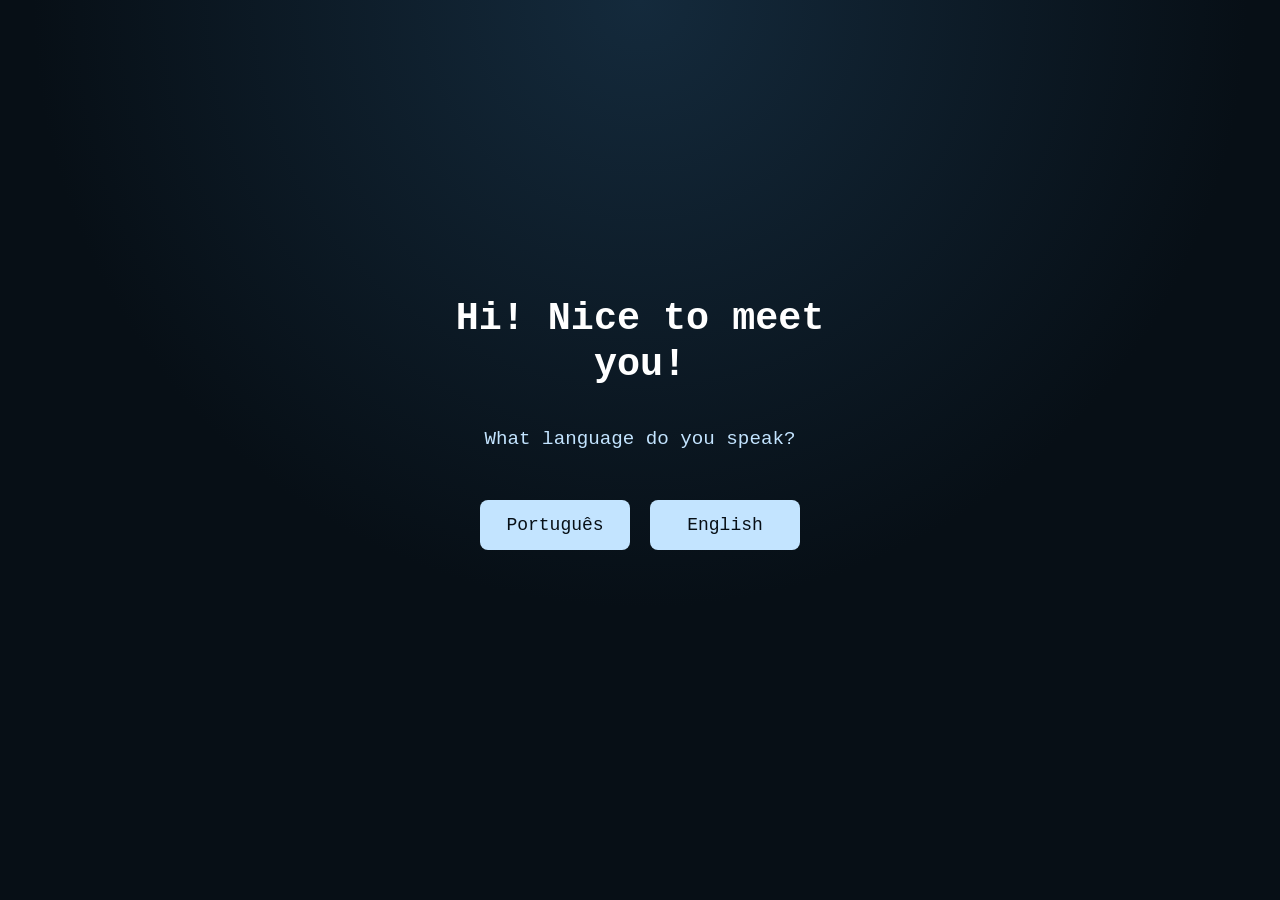
<file: index.html>
<!DOCTYPE html>
<html lang="en">
<head>
    <meta charset="UTF-8">
    <meta name="viewport" content="width=device-width, initial-scale=1.0">
    <meta name="description" content="Choose a language to view Milene Santos's portfolio.">
    <title>Milene Santos</title>
    <link rel="stylesheet" href="./styles/languageStyle.css">
</head>
<body>
    <main>
        <section id="languageContainer" aria-labelledby="textoLanguage">
            <h1 id="textoLanguage">Hi! Nice to meet you!</h1>
            <p id="languagePrompt">What language do you speak?</p>

            <fieldset id="buttonLanguageContainer" aria-describedby="languagePrompt">
                <legend class="visuallyHidden">Choose your language</legend>
                <button class="buttonLanguage" type="button" data-lang="pt">Português</button>
                <button class="buttonLanguage" type="button" data-lang="en">English</button>
            </fieldset>
            <p id="languageStatus" role="status" aria-live="polite"></p>
        </section>
    </main>

    <script src="./script.js" defer></script>
</body>
</html>
</file>
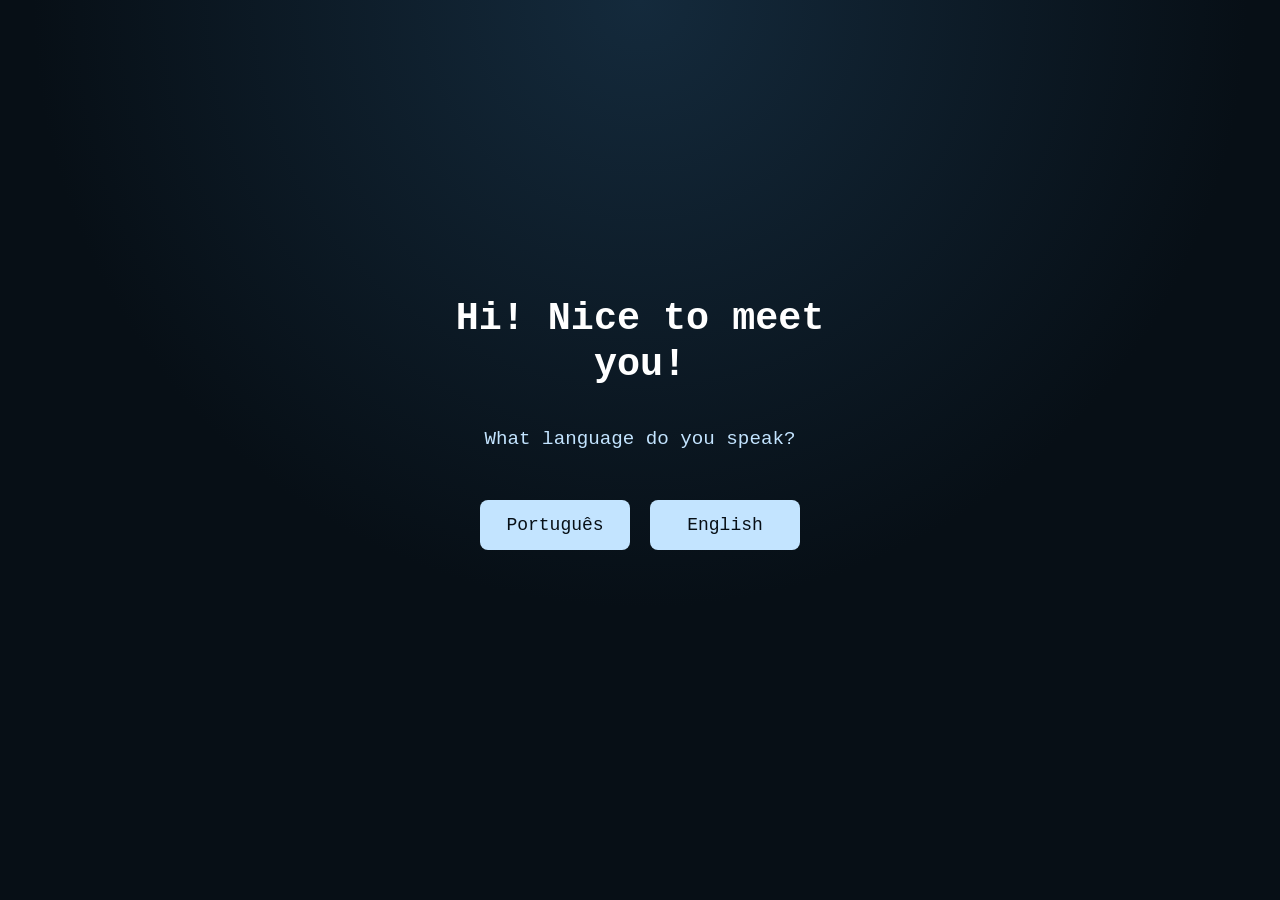
<file: language.html>
<!DOCTYPE html>
<html lang="en">
<head>
    <meta charset="UTF-8">
    <meta name="viewport" content="width=device-width, initial-scale=1.0">
    <meta name="description" content="Escolha o idioma para acessar o portfólio de Milene Santos.">
    <title>Milene Santos</title>
    <link rel="stylesheet" href="./styles/languageStyle.css">
</head>
<body>
    <main>
        <section id="languageContainer" aria-labelledby="textoLanguage">
            <h1 id="textoLanguage">Hi! Nice to meet you!</h1>
            <p id="languagePrompt">What language do you speak?</p>

            <fieldset id="buttonLanguageContainer" aria-describedby="languagePrompt">
                <legend class="visuallyHidden">Choose your language</legend>
                <button class="buttonLanguage" type="button" data-lang="pt">Português</button>
                <button class="buttonLanguage" type="button" data-lang="en">English</button>
            </fieldset>
            <p id="languageStatus" role="status" aria-live="polite"></p>
        </section>
    </main>

    <script src="./script.js" defer></script>
</body>
</html>
</file>
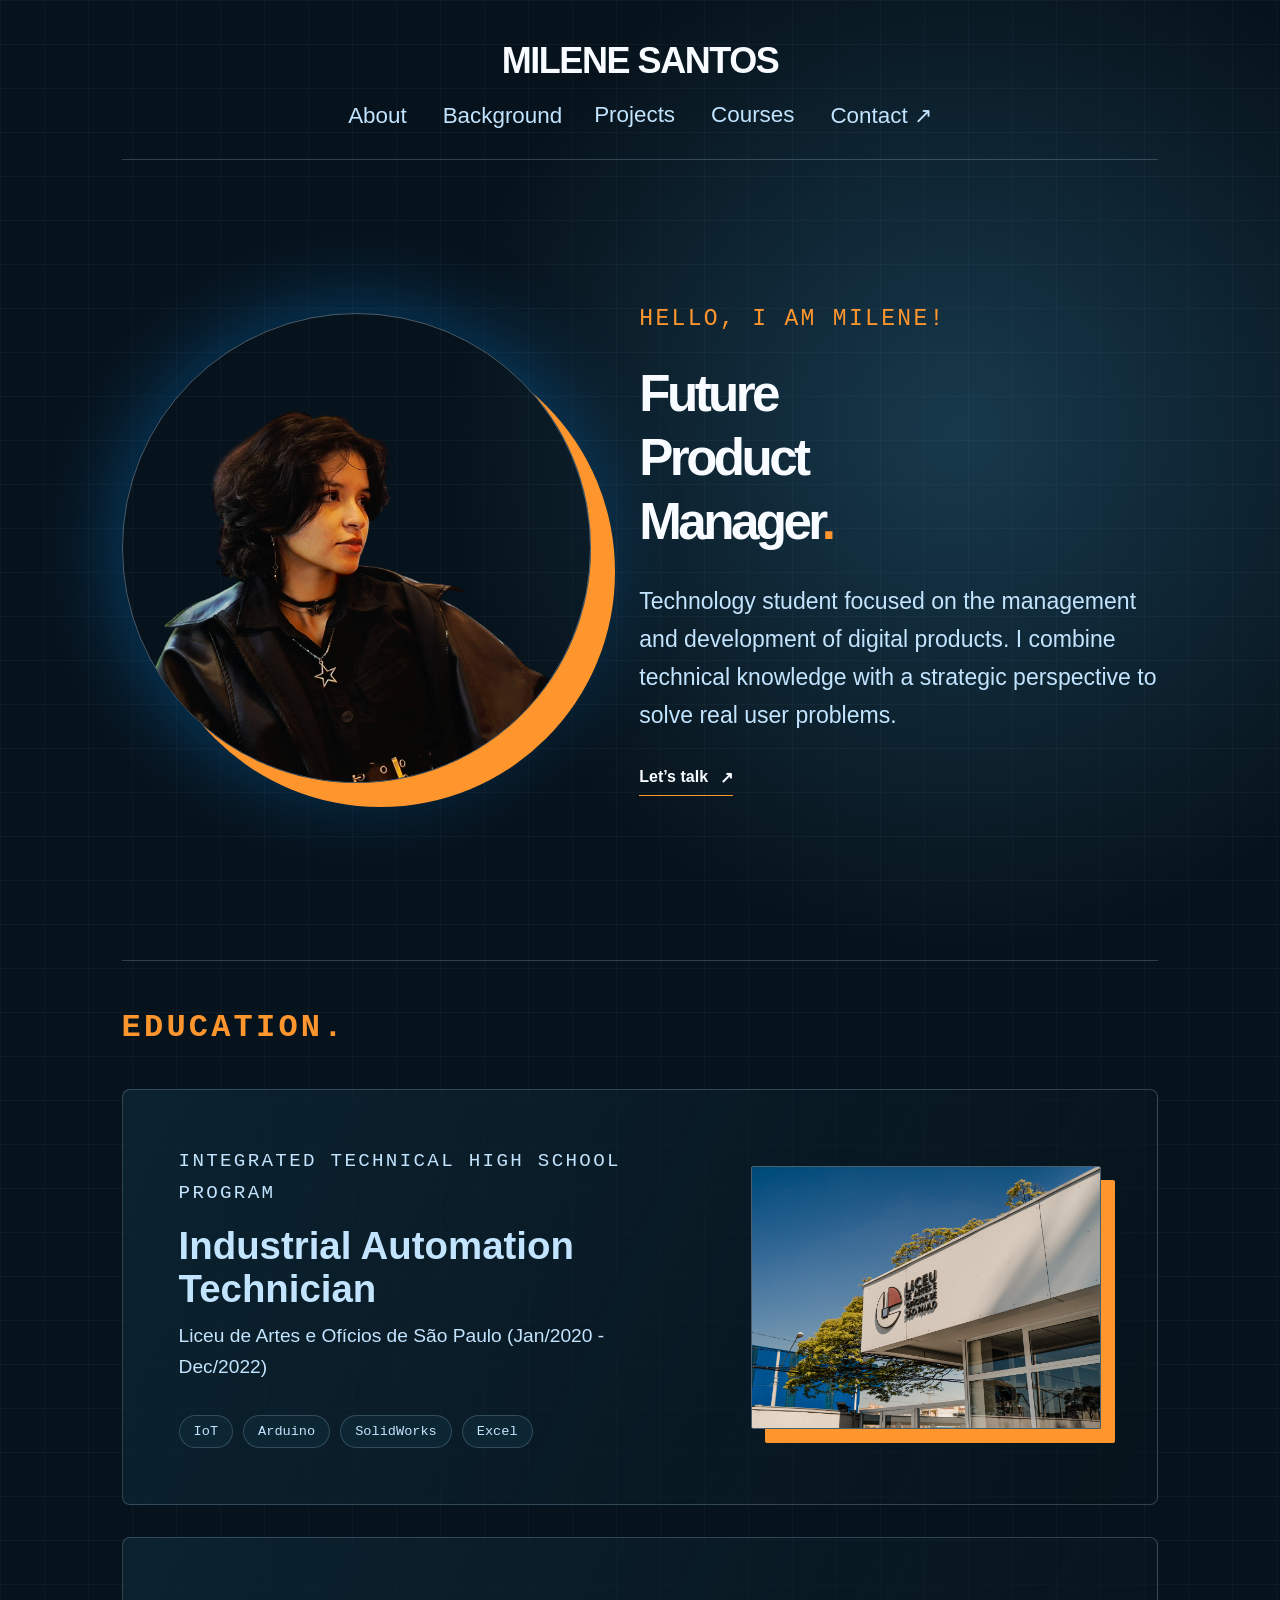
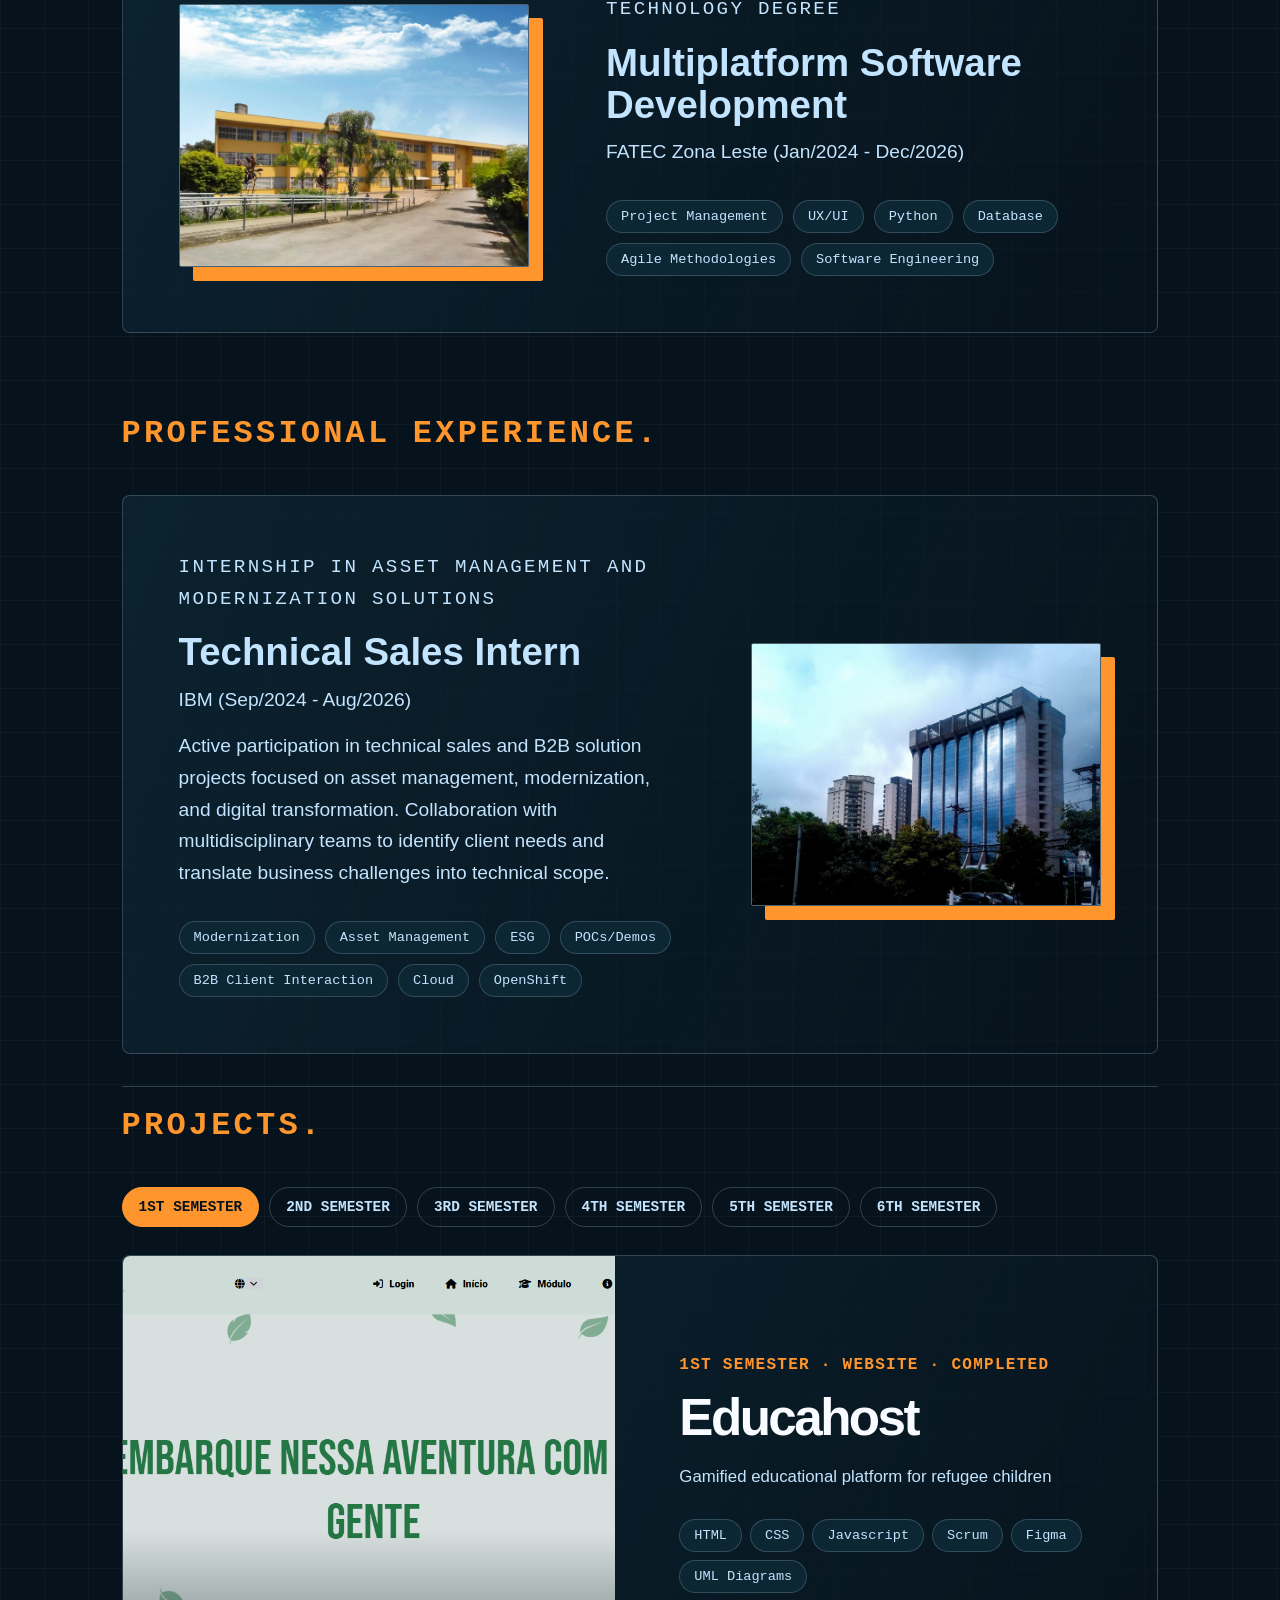
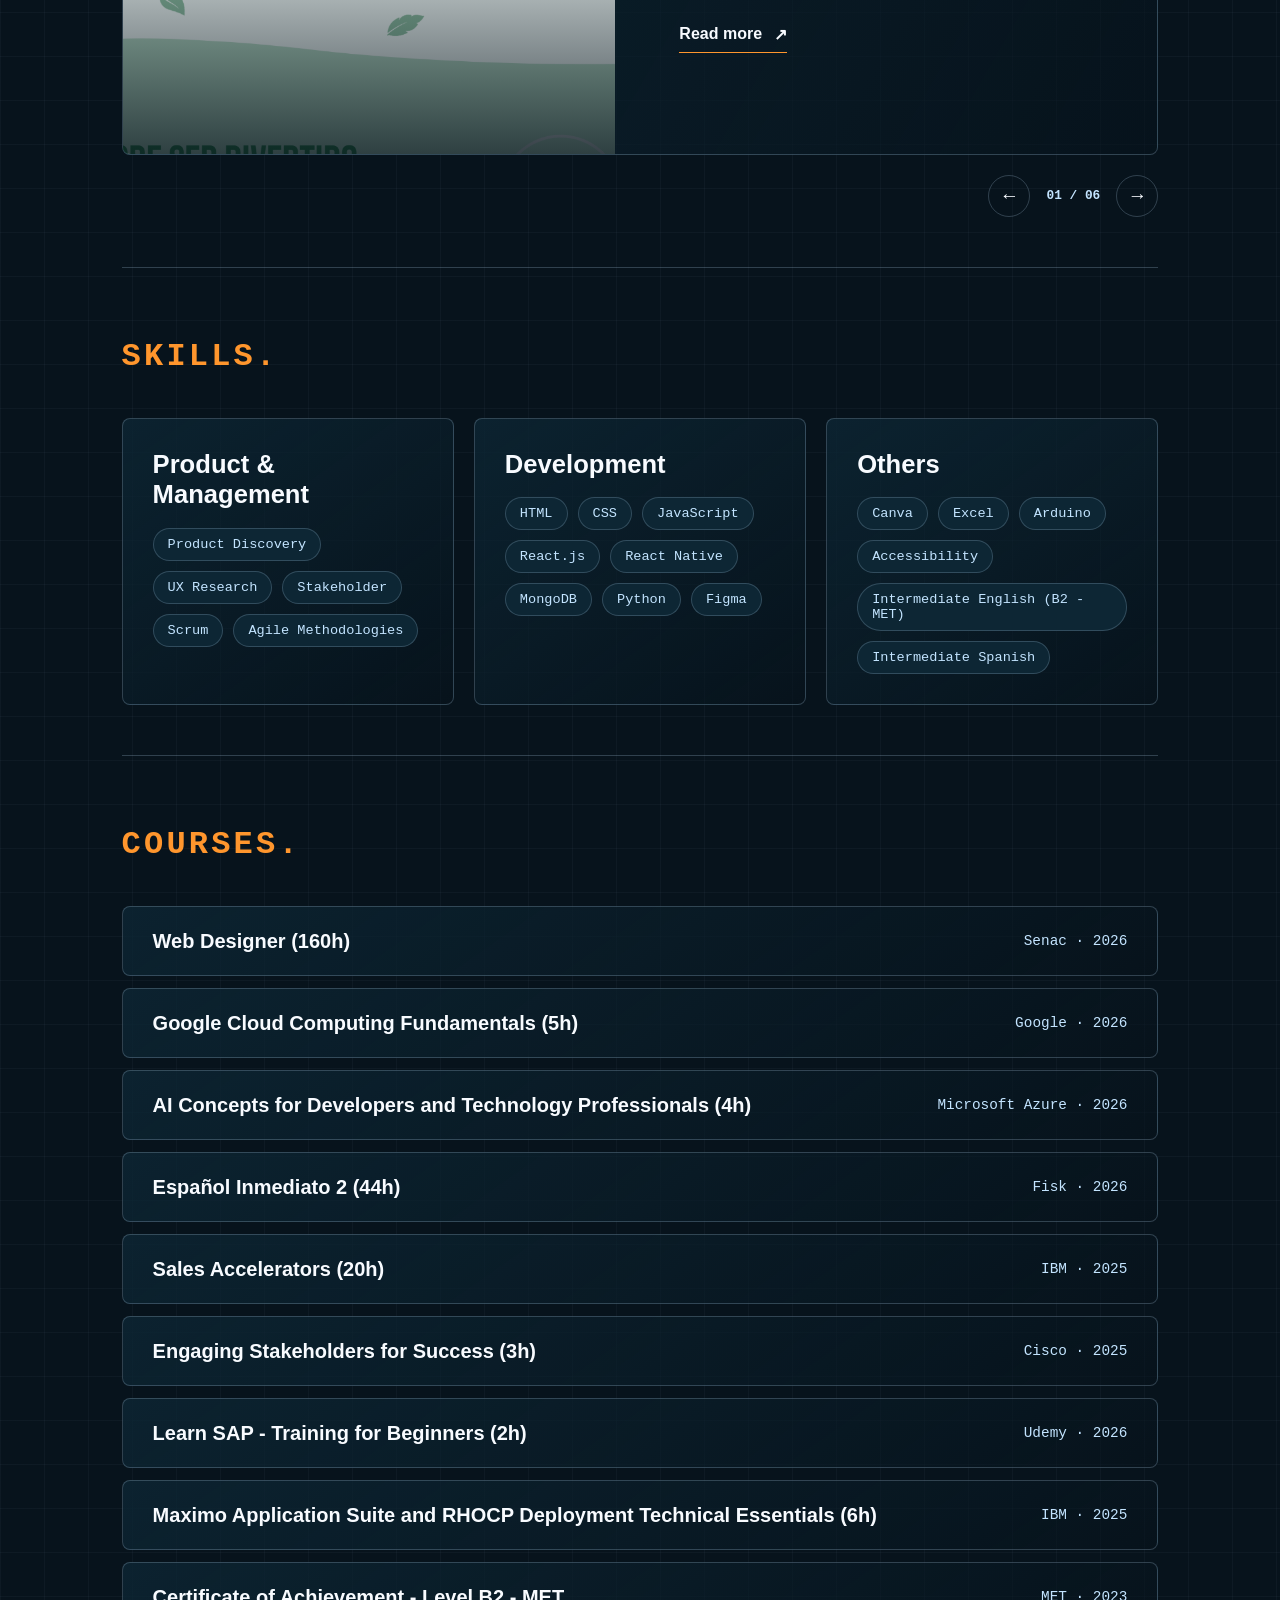
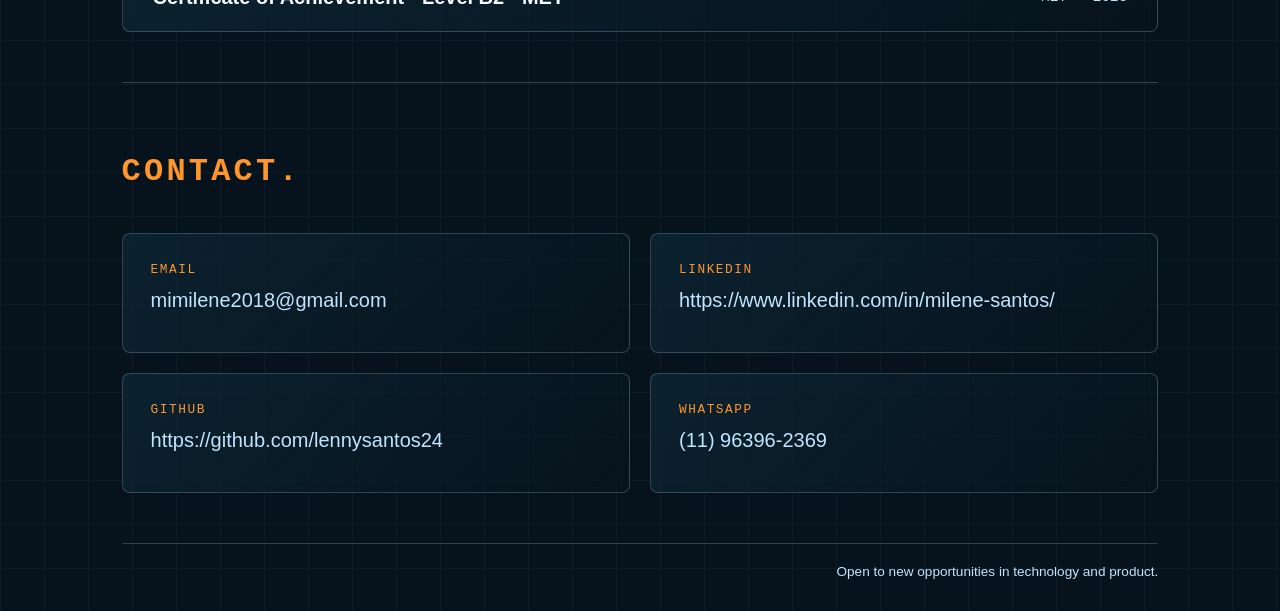
<file: en/portfolioEN.html>
<!DOCTYPE html>
<html lang="en">

<head>
    <meta charset="UTF-8">
    <meta name="viewport" content="width=device-width, initial-scale=1.0">
    <meta name="description" content="Portfolio of Milene Santos, technology student focused on digital product management.">
    <title>Milene Santos | Portfolio</title>
    <link rel="stylesheet" href="../styles/portfolioStyle.css">
</head>

<body id="top">

    <header class="site-header">
        <nav aria-label="Main navigation">
            <div class="nav-links">
                <ul class="nav-container">
                    <li><a href="#about">About</a></li>
                    <li><a href="#formation">Background</a></li>
                </ul>
                <div class="logo"><h1>Milene Santos</h1></div>
                <ul class="nav-container">
                    <li><a href="#projects">Projects</a></li>
                    <li><a href="#courses">Courses</a></li>
                    <li><a href="#contact">Contact <span aria-hidden="true">↗</span></a></li>
                </ul>
            </div>
        </nav>
    </header>

    <main>
        <section id="about" aria-labelledby="about-heading">
            
            <div class="image_about">
                <img id="profile-image" src="../assets/me.png" alt="Profile photo of Milene Santos" class="profile_image">
            </div>
            <div class="text_about">
                <p id="about_name">Hello, I am Milene!</p>
                <h2 id="about-heading">Future Product Manager<span class="accent-dot">.</span></h2>
                <p>Technology student focused on the management and development of digital products. I combine technical knowledge with a strategic perspective to solve real user problems.</p>
                <a class="hero-link" href="#contact">Let’s talk <span aria-hidden="true">↗</span></a>
            </div>
        </section>

        <section id="formation" aria-labelledby="formation-heading">
            <div class="section-heading-row">
                <h2 id="formation-heading" class="section-heading">Education<span class="accent-dot">.</span></h2>
            </div>

            <div class="formation-container">
                <div class="formation_item">
                    <p class="formation-type">Integrated technical high school program</p>
                    <h3>Industrial Automation Technician</h3>
                    <p>Liceu de Artes e Ofícios de São Paulo (Jan/2020 - Dec/2022)</p>
                    <div class="skills-container">
                        <span class="skill-tag">IoT</span>
                        <span class="skill-tag">Arduino</span>
                        <span class="skill-tag">SolidWorks</span>
                        <span class="skill-tag">Excel</span>
                    </div>
                </div>
                <img src="../assets/liceu_de_artes_e_ofcios_cover.jpg" alt="Image of Liceu de Artes e Ofícios de São Paulo" class="formation_image">
            </div>

            <div class="formation-container">
                <img src="../assets/fatec-zona-leste.png" alt="Image of FATEC Zona Leste" class="formation_image">
                <div class="formation_item">
                    <p class="formation-type">Technology degree</p>
                    <h3>Multiplatform Software Development</h3>
                    <p>FATEC Zona Leste (Jan/2024 - Dec/2026)</p>
                    <div class="skills-container">
                        <span class="skill-tag">Project Management</span>
                        <span class="skill-tag">UX/UI</span>
                        <span class="skill-tag">Python</span>
                        <span class="skill-tag">Database</span>
                        <span class="skill-tag">Agile Methodologies</span>
                        <span class="skill-tag">Software Engineering</span>
                    </div>
                </div>
            </div>
        </section>

        <section id="work" aria-labelledby="work-heading">
            <div class="section-heading-row">
                <h2 id="work-heading" class="section-heading">Professional Experience<span class="accent-dot">.</span></h2>
            </div>
           <div class="formation-container">
                <div class="formation_item">
                    <p class="formation-type">Internship in Asset Management and Modernization Solutions</p>
                    <h3>Technical Sales Intern</h3>
                    <p>IBM (Sep/2024 - Aug/2026)</p>
                    <div class="work-description">
                        <p>Active participation in technical sales and B2B solution projects focused on asset management, modernization, and digital transformation. Collaboration with multidisciplinary teams to identify client needs and translate business challenges into technical scope.</p>
                    <div class="skills-container">
                        <span class="skill-tag">Modernization</span>
                        <span class="skill-tag">Asset Management</span>
                        <span class="skill-tag">ESG</span>
                        <span class="skill-tag">POCs/Demos</span>
                        <span class="skill-tag">B2B Client Interaction</span>
                        <span class="skill-tag">Cloud</span>
                        <span class="skill-tag">OpenShift</span>
                    </div>
                    </div>
                </div>
                <img src="../assets/ibm.jpeg" alt="IBM image" class="formation_image">
            </div>
        </section>

        <section id="projects" aria-labelledby="projects-heading">
                <div class="section-heading-row">
                <h2 id="projects-heading" class="section-heading">Projects<span class="accent-dot">.</span></h2>
                </div>

                <div class="project-carousel" data-project-carousel>
                <div class="semester-tabs" role="tablist" aria-label="Projects by semester">
                    <button class="semester-tab is-active" type="button" role="tab" aria-selected="true" aria-controls="project-panel" data-semester="0">1st semester</button>
                    <button class="semester-tab" type="button" role="tab" aria-selected="false" aria-controls="project-panel" data-semester="1">2nd semester</button>
                    <button class="semester-tab" type="button" role="tab" aria-selected="false" aria-controls="project-panel" data-semester="2">3rd semester</button>
                    <button class="semester-tab" type="button" role="tab" aria-selected="false" aria-controls="project-panel" data-semester="3">4th semester</button>
                    <button class="semester-tab" type="button" role="tab" aria-selected="false" aria-controls="project-panel" data-semester="4">5th semester</button>
                    <button class="semester-tab" type="button" role="tab" aria-selected="false" aria-controls="project-panel" data-semester="5">6th semester</button>
                </div>

                <article id="project-panel" class="project-showcase" role="tabpanel" tabindex="0" aria-live="polite">
                    <div class="project-visual">
                    <img id="project-image" class="project-image" src="../assets/liceu_de_artes_e_ofcios_cover.jpg" alt="Cover image of the 1st semester project">
                    </div>
                    <div class="project-details">
                    <p id="project-period" class="project-period">1st semester · Completed</p>
                    <h3 id="project-title">Educahost</h3>
                    <p id="project-description" class="project-description">Online learning platform to facilitate access to knowledge and promote inclusive education.</p>
                    <div id="project-skills" class="skills-list" aria-label="Technologies used"></div>
                    <button id="project-more" class="project-more" type="button">Read more <span aria-hidden="true">↗</span></button>
                    </div>
                </article>

                <div class="carousel-controls">
                    <button id="project-previous" class="carousel-arrow" type="button" aria-label="Previous project">←</button>
                    <span id="project-counter" class="project-counter">01 / 06</span>
                    <button id="project-next" class="carousel-arrow" type="button" aria-label="Next project">→</button>
                </div>
                </div>
        </section>

        <section id="skills" aria-labelledby="skills-heading">
            <div class="section-heading-row">
                <h2 id="skills-heading" class="section-heading">Skills<span class="accent-dot">.</span></h2>
            </div>

            <div class="skills-section">
                <div class="skill-panel">
                    <h3>Product & Management</h3>
                    <div class="skills-container">
                        <span class="skill-tag">Product Discovery</span>
                        <span class="skill-tag">UX Research</span>
                        <span class="skill-tag">Stakeholder</span>
                        <span class="skill-tag">Scrum</span>
                        <span class="skill-tag">Agile Methodologies</span>
                    </div>
                </div>

                <div class="skill-panel">
                    <h3>Development</h3>
                    <div class="skills-container">
                        <span class="skill-tag">HTML</span>
                        <span class="skill-tag">CSS</span>
                        <span class="skill-tag">JavaScript</span>
                        <span class="skill-tag">React.js</span>
                        <span class="skill-tag">React Native</span>
                        <span class="skill-tag">MongoDB</span>
                        <span class="skill-tag">Python</span>
                        <span class="skill-tag">Figma</span>
                    </div>
                </div>

                <div class="skill-panel">
                    <h3>Others</h3>
                    <div class="skills-container">
                        <span class="skill-tag">Canva</span>
                        <span class="skill-tag">Excel</span>
                        <span class="skill-tag">Arduino</span>
                        <span class="skill-tag">Accessibility</span>
                        <span class="skill-tag">Intermediate English (B2 - MET)</span>
                        <span class="skill-tag">Intermediate Spanish</span>
                    </div>
                </div>
            </div>
        </section>

        <section id="courses" aria-labelledby="courses-heading">
            <div class="section-heading-row">
                <h2 id="courses-heading" class="section-heading">Courses<span class="accent-dot">.</span></h2>
            </div>

            <ul class="course-list">
                <li class="course-item">
                    <h3>Web Designer (160h)</h3>
                    <p>Senac <span aria-hidden="true">·</span> 2026</p>
                </li>
                <li class="course-item">
                    <h3>Google Cloud Computing Fundamentals (5h)</h3>
                    <p>Google <span aria-hidden="true">·</span> 2026</p>
                </li>
                <li class="course-item">
                    <h3>AI Concepts for Developers and Technology Professionals (4h)</h3>
                    <p>Microsoft Azure <span aria-hidden="true">·</span> 2026</p>
                </li>
                <li class="course-item">
                    <h3>Español Inmediato 2 (44h)</h3>
                    <p>Fisk <span aria-hidden="true">·</span> 2026</p>
                </li>
                <li class="course-item">
                    <h3>Sales Accelerators (20h)</h3>
                    <p>IBM <span aria-hidden="true">·</span> 2025</p>
                </li>
                <li class="course-item">
                    <h3>Engaging Stakeholders for Success (3h)</h3>
                    <p>Cisco <span aria-hidden="true">·</span> 2025</p>
                </li>
                <li class="course-item">
                    <h3>Learn SAP - Training for Beginners (2h)</h3>
                    <p>Udemy <span aria-hidden="true">·</span> 2026</p>
                </li>
                <li class="course-item">
                    <h3>Maximo Application Suite and RHOCP Deployment Technical Essentials (6h)</h3>
                    <p>IBM <span aria-hidden="true">·</span> 2025</p>
                </li>
                <li class="course-item">
                    <h3>Certificate of Achievement - Level B2 - MET</h3>
                    <p>MET <span aria-hidden="true">·</span> 2023</p>
                </li>
            </ul>
        </section>

        <section id="contact" class="contact-section" aria-labelledby="contact-heading">
            <div class="section-heading-row">
                <h2 id="contact-heading" class="section-heading">Contact<span class="accent-dot">.</span></h2>
            </div>

            <div class="contact-grid">
                <a class="contact-card" href="mailto:mimilene2018@gmail.com" target="_blank" rel="noreferrer noopener">
                    <span class="contact-label">Email</span>
                    <strong>mimilene2018@gmail.com</strong>
                </a>

                <a class="contact-card" href="https://www.linkedin.com/in/milene-santos/" target="_blank" rel="noreferrer noopener">
                    <span class="contact-label">LinkedIn</span>
                    <strong>https://www.linkedin.com/in/milene-santos/</strong>
                </a>

                <a class="contact-card" href="https://github.com/lennysantos24" target="_blank" rel="noreferrer noopener">
                    <span class="contact-label">GitHub</span>
                    <strong>https://github.com/lennysantos24</strong>
                </a>

                <a class="contact-card" href="https://wa.me/5511963962369" target="_blank" rel="noreferrer noopener">
                    <span class="contact-label">WhatsApp</span>
                    <strong>(11) 96396-2369</strong>
                </a>
            </div>
        </section>
    </main>

    <footer class="site-footer">
        <p>Open to new opportunities in technology and product.</p>
    </footer>

    <dialog id="project-modal" class="project-modal" aria-labelledby="modal-title">
        <div class="modal-content">
            <button id="modal-close" class="modal-close" type="button" aria-label="Close details">&times;</button>
            <p id="modal-period" class="project-period"></p>
            <h2 id="modal-title"></h2>
            <div class="modal-gallery">
                <img id="modal-image" class="modal-image" src="../assets/liceu_de_artes_e_ofcios_cover.jpg" alt="Project image">
                <button id="modal-image-previous" class="image-arrow image-arrow-previous" type="button" aria-label="Previous image">‹</button>
                <button id="modal-image-next" class="image-arrow image-arrow-next" type="button" aria-label="Next image">›</button>
                <span id="modal-image-counter" class="modal-image-counter">01 / 02</span>
            </div>
            <div id="modal-body" class="modal-body"></div>
            <div class="modal-section">
                <h3>Technologies used</h3>
                <div id="modal-skills" class="skills-list"></div>
            </div>
            <div class="modal-links">
                <div class="modal-section">
                    <h3>Project link</h3>
                    <a id="modal-project-link" href="#" target="_blank" rel="noreferrer noopener">Not informed</a>
                </div>
                <div class="modal-section">
                    <h3>Members</h3>
                    <div id="modal-members-list" class="modal-members-list">Not informed</div>
                </div>
            </div>
        </div>
    </dialog>

    <script src="./portfolioEN_scripts.js" defer></script>
</body>

</html>
</file>
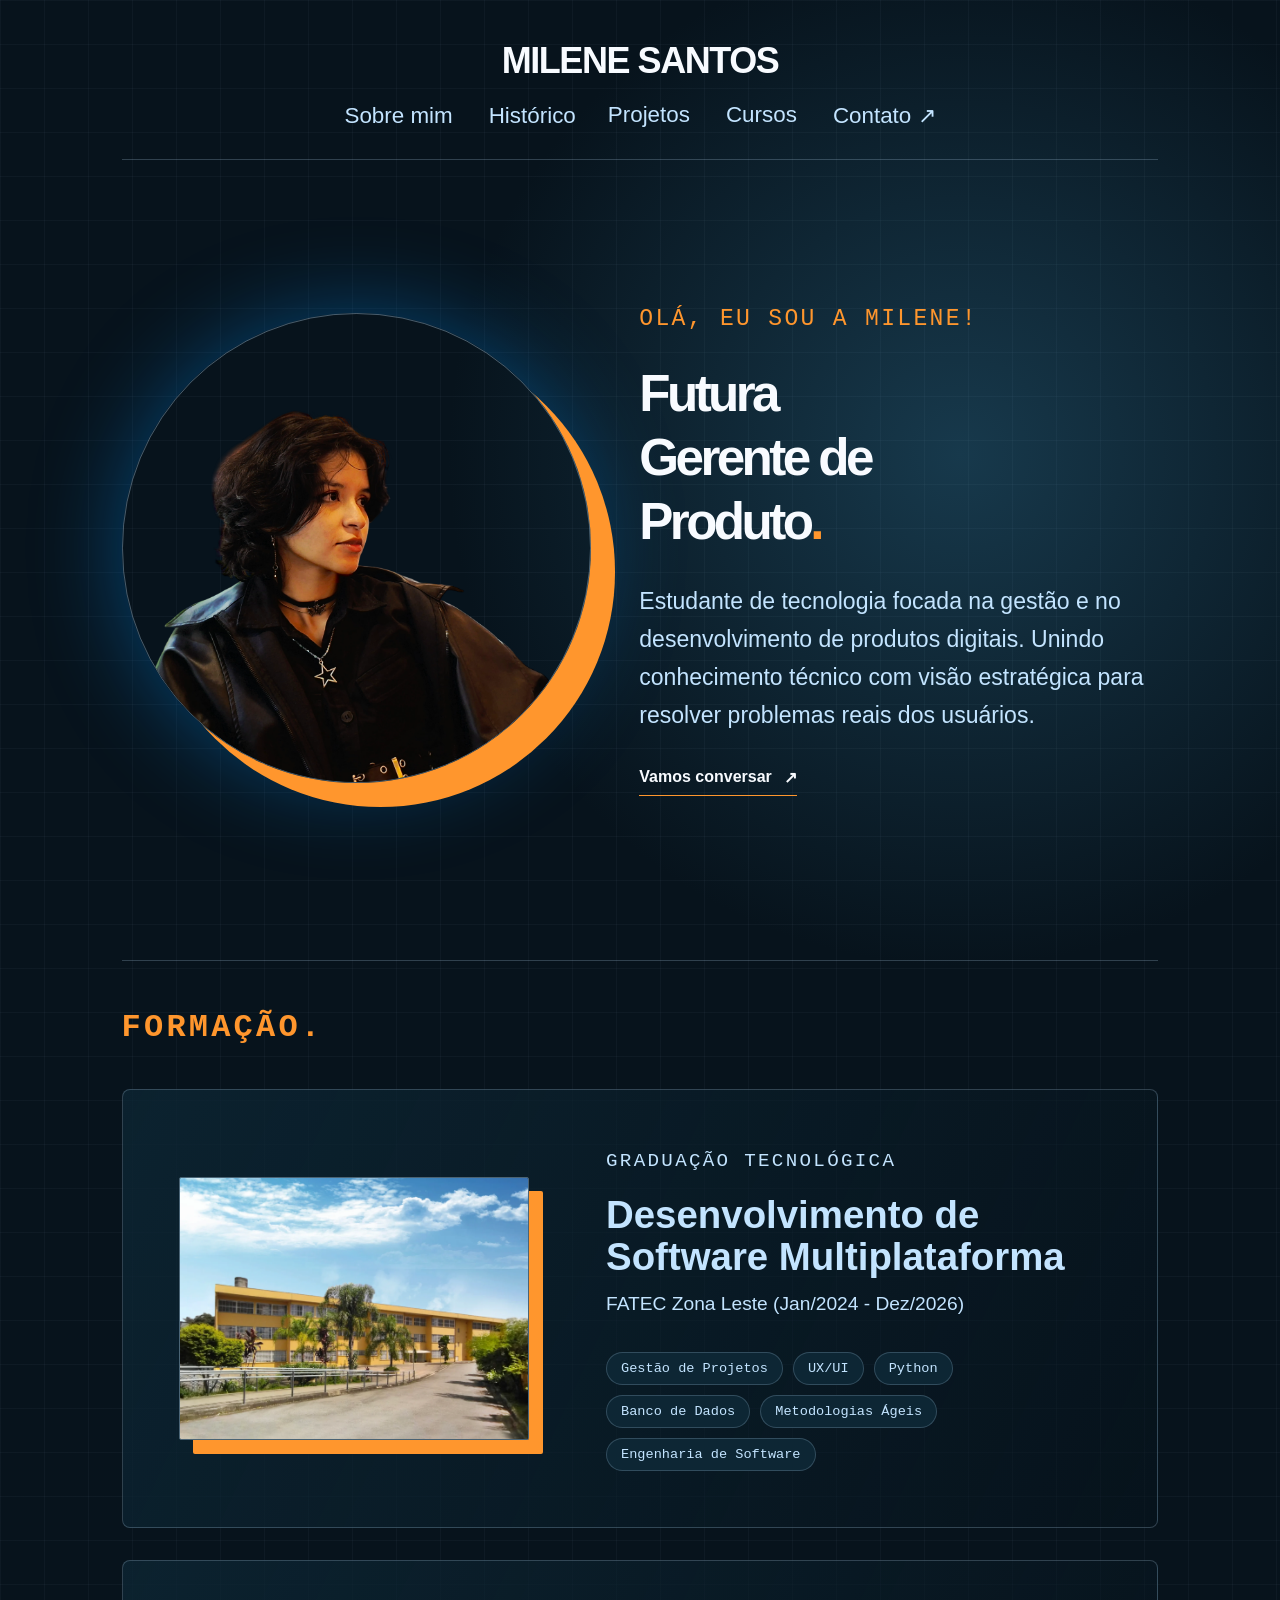
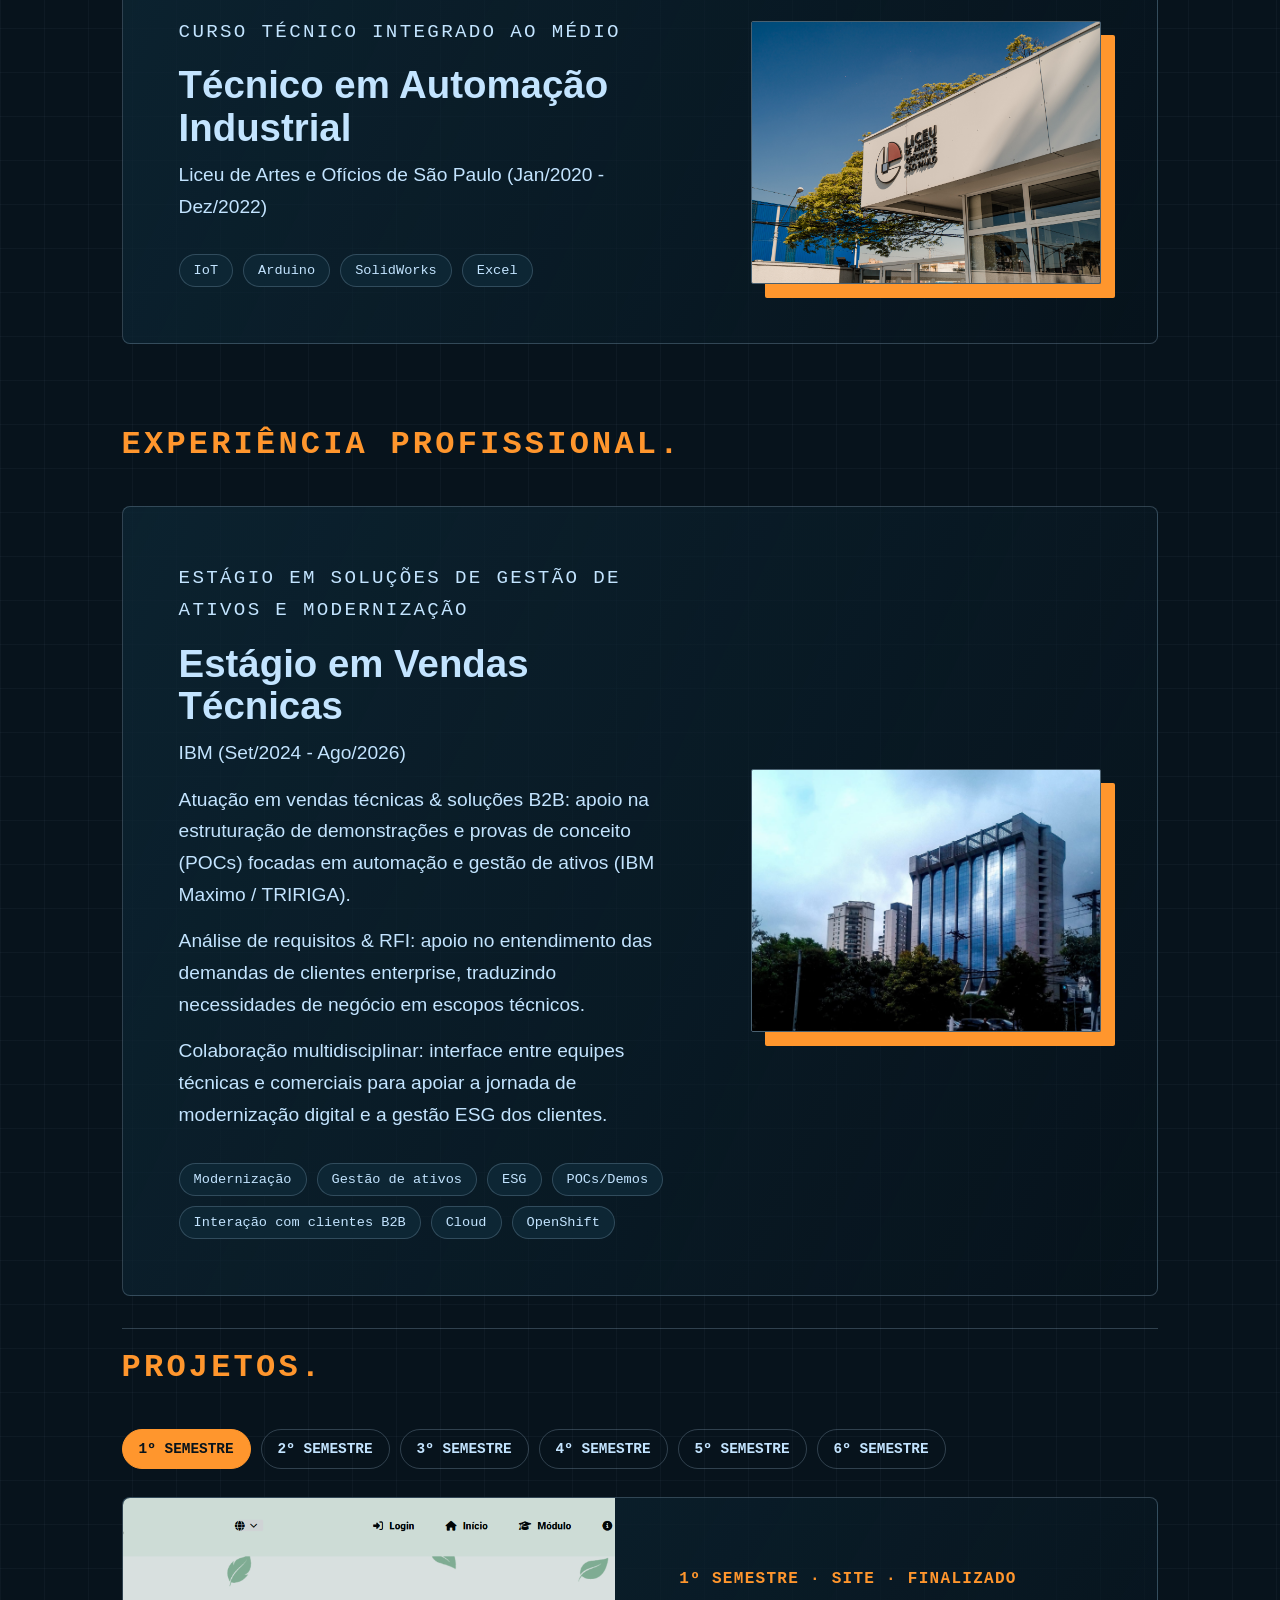
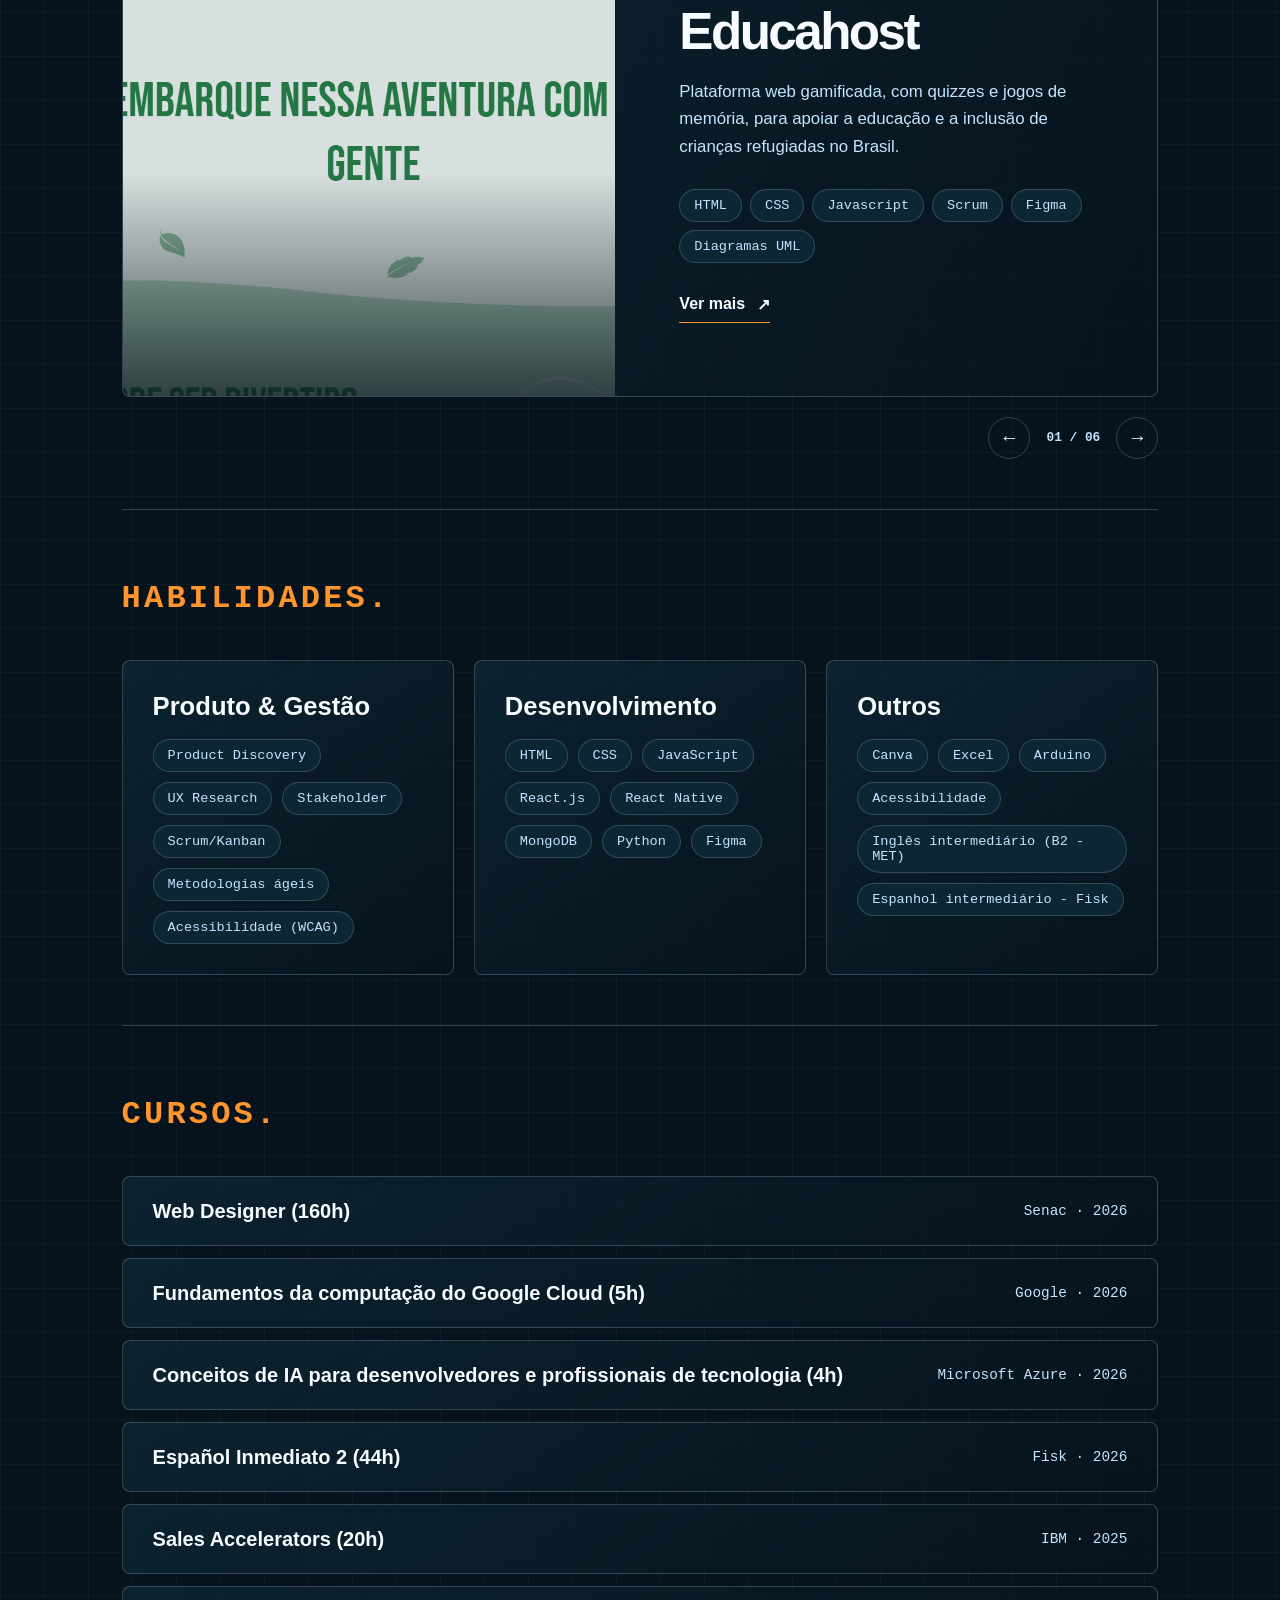
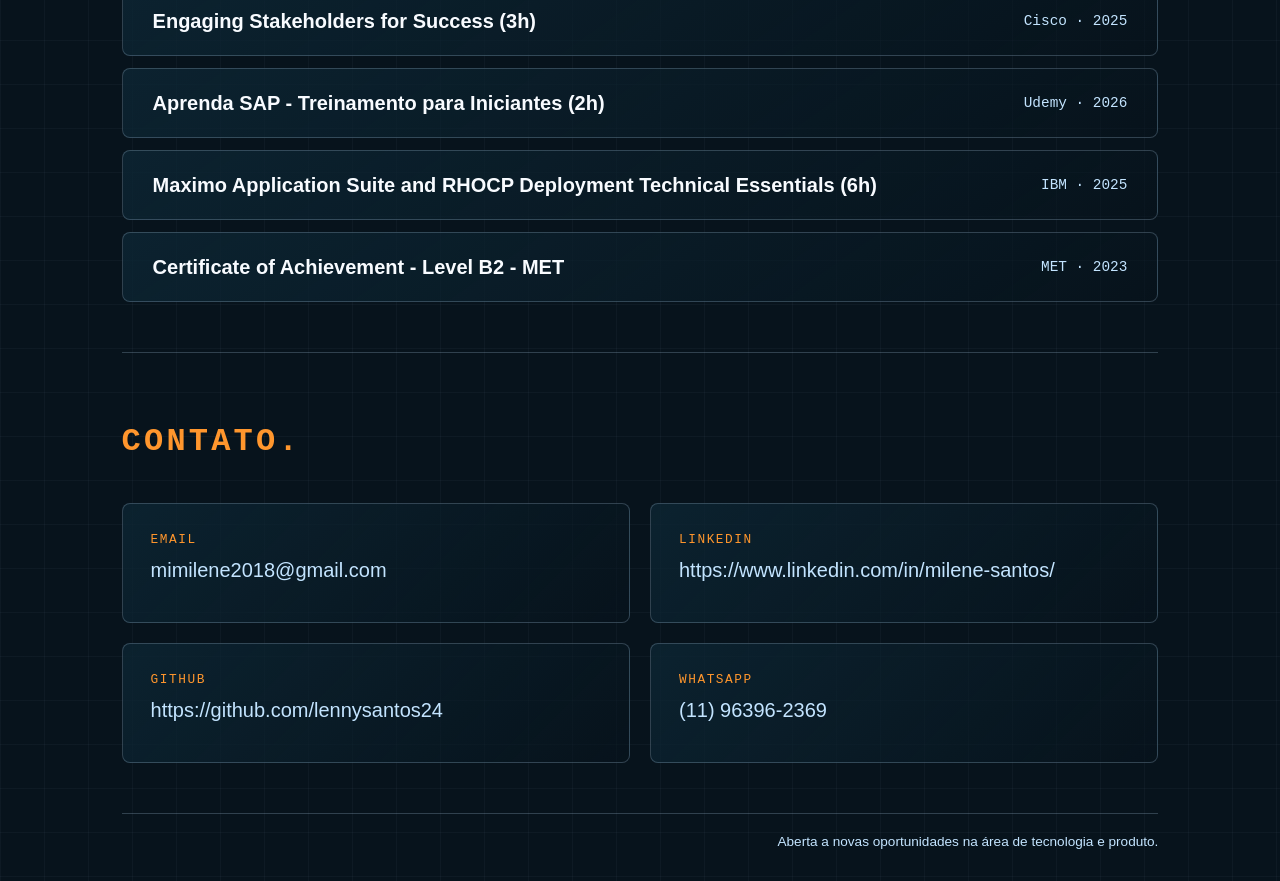
<file: pt/portfolioPT.html>
<!DOCTYPE html>
<html lang="pt-BR">

<head>
    <meta charset="UTF-8">
    <meta name="viewport" content="width=device-width, initial-scale=1.0">
    <meta name="description" content="Portfólio de Milene Santos, estudante de tecnologia focada em produto digital.">
    <title>Milene Santos | Portfólio</title>
    <link rel="stylesheet" href="../styles/portfolioStyle.css">
</head>

<body id="top">

    <header class="site-header">
        <nav aria-label="Navegação principal">
            <div class="nav-links">
                <ul class="nav-container">
                    <li><a href="#about">Sobre mim</a></li>
                    <li><a href="#formation">Histórico</a></li>
                </ul>
                <div class="logo"><h1>Milene Santos</h1></div>
                <ul class="nav-container">
                    <li><a href="#projects">Projetos</a></li>
                    <li><a href="#courses">Cursos</a></li>
                    <li><a href="#contact">Contato <span aria-hidden="true">↗</span></a></li>
                </ul>
            </div>
        </nav>
    </header>

    <main>
        <section id="about" aria-labelledby="about-heading">
            
            <div class="image_about">
                <img id="profile-image" src="../assets/me.png" alt="Foto de perfil de Milene Santos" class="profile_image">
            </div>
            <div class="text_about">
                <p id="about_name">Olá, eu sou a Milene!</p>
                <h2 id="about-heading">Futura Gerente de Produto<span class="accent-dot">.</span></h2>
                <p>Estudante de tecnologia focada na gestão e no desenvolvimento de produtos digitais. Unindo conhecimento técnico com visão estratégica para resolver problemas reais dos usuários.</p>
                <a class="hero-link" href="#contact">Vamos conversar <span aria-hidden="true">↗</span></a>
            </div>
        </section>

        <section id="formation" aria-labelledby="formation-heading">
            <div class="section-heading-row">
                <h2 id="formation-heading" class="section-heading">Formação<span class="accent-dot">.</span></h2>
            </div>

            <div class="formation-container">
                <img src="../assets/fatec-zona-leste.png" alt="Imagem da FATEC Zona Leste" class="formation_image">
                <div class="formation_item">
                    <p class="formation-type">Graduação Tecnológica</p>
                    <h3>Desenvolvimento de Software Multiplataforma</h3>
                    <p>FATEC Zona Leste (Jan/2024 - Dez/2026)</p>
                    <div class="skills-container">
                        <span class="skill-tag">Gestão de Projetos</span>
                        <span class="skill-tag">UX/UI</span>
                        <span class="skill-tag">Python</span>
                        <span class="skill-tag">Banco de Dados</span>
                        <span class="skill-tag">Metodologias Ágeis</span>
                        <span class="skill-tag">Engenharia de Software</span>
                    </div>
                </div>
            </div>

            <div class="formation-container">
                <div class="formation_item">
                    <p class="formation-type">Curso técnico integrado ao Médio</p>
                    <h3>Técnico em Automação Industrial</h3>
                    <p>Liceu de Artes e Ofícios de São Paulo (Jan/2020 - Dez/2022)</p>
                    <div class="skills-container">
                        <span class="skill-tag">IoT</span>
                        <span class="skill-tag">Arduino</span>
                        <span class="skill-tag">SolidWorks</span>
                        <span class="skill-tag">Excel</span>
                    </div>
                </div>
                <img src="../assets/liceu_de_artes_e_ofcios_cover.jpg" alt="Imagem do Liceu de Artes e Ofícios de São Paulo" class="formation_image">
            </div>
        </section>

        <section id="work" aria-labelledby="work-heading">
            <div class="section-heading-row">
                <h2 id="work-heading" class="section-heading">Experiência Profissional<span class="accent-dot">.</span></h2>
            </div>
           <div class="formation-container">
                <div class="formation_item">
                    <p class="formation-type">Estágio em soluções de Gestão de Ativos e Modernização</p>
                    <h3>Estágio em Vendas Técnicas</h3>
                    <p>IBM (Set/2024 - Ago/2026)</p>
                    <div class="work-description">
                        <p>Atuação em vendas técnicas & soluções B2B: apoio na estruturação de demonstrações e provas de conceito (POCs) focadas em automação e gestão de ativos (IBM Maximo / TRIRIGA).</p>
                        <p>Análise de requisitos & RFI: apoio no entendimento das demandas de clientes enterprise, traduzindo necessidades de negócio em escopos técnicos.</p>
                        <p>Colaboração multidisciplinar: interface entre equipes técnicas e comerciais para apoiar a jornada de modernização digital e a gestão ESG dos clientes.</p>
                    <div class="skills-container">
                        <span class="skill-tag">Modernização</span>
                        <span class="skill-tag">Gestão de ativos</span>
                        <span class="skill-tag">ESG</span>
                        <span class="skill-tag">POCs/Demos</span>
                        <span class="skill-tag">Interação com clientes B2B</span>
                        <span class="skill-tag">Cloud</span>
                        <span class="skill-tag">OpenShift</span>
                    </div>
                    </div>
                </div>
                <img src="../assets/ibm.jpeg" alt="Imagem da IBM" class="formation_image">
            </div>
        </section>

        <section id="projects" aria-labelledby="projects-heading">
                <div class="section-heading-row">
                <h2 id="projects-heading" class="section-heading">Projetos<span class="accent-dot">.</span></h2>
                </div>

                <div class="project-carousel" data-project-carousel>
                <div class="semester-tabs" role="tablist" aria-label="Projetos por semestre">
                    <button class="semester-tab is-active" type="button" role="tab" aria-selected="true" aria-controls="project-panel" data-semester="0">1º semestre</button>
                    <button class="semester-tab" type="button" role="tab" aria-selected="false" aria-controls="project-panel" data-semester="1">2º semestre</button>
                    <button class="semester-tab" type="button" role="tab" aria-selected="false" aria-controls="project-panel" data-semester="2">3º semestre</button>
                    <button class="semester-tab" type="button" role="tab" aria-selected="false" aria-controls="project-panel" data-semester="3">4º semestre</button>
                    <button class="semester-tab" type="button" role="tab" aria-selected="false" aria-controls="project-panel" data-semester="4">5º semestre</button>
                    <button class="semester-tab" type="button" role="tab" aria-selected="false" aria-controls="project-panel" data-semester="5">6º semestre</button>
                </div>

                <article id="project-panel" class="project-showcase" role="tabpanel" tabindex="0" aria-live="polite">
                    <div class="project-visual">
                    <img id="project-image" class="project-image" src="../assets/liceu_de_artes_e_ofcios_cover.jpg" alt="Imagem do projeto do 1º semestre">
                    </div>
                    <div class="project-details">
                    <p id="project-period" class="project-period">1º semestre · Finalizado</p>
                    <h3 id="project-title">Educahost</h3>
                    <p id="project-description" class="project-description">Plataforma de ensino online para facilitar o acesso ao conhecimento e promover a educação inclusiva.</p>
                    <div id="project-skills" class="skills-list" aria-label="Tecnologias utilizadas"></div>
                    <button id="project-more" class="project-more" type="button">Ver mais <span aria-hidden="true">↗</span></button>
                    </div>
                </article>

                <div class="carousel-controls">
                    <button id="project-previous" class="carousel-arrow" type="button" aria-label="Projeto anterior">←</button>
                    <span id="project-counter" class="project-counter">01 / 06</span>
                    <button id="project-next" class="carousel-arrow" type="button" aria-label="Próximo projeto">→</button>
                </div>
                </div>
        </section>

                    <section id="skills" aria-labelledby="skills-heading">
            <div class="section-heading-row">
                <h2 id="skills-heading" class="section-heading">Habilidades<span class="accent-dot">.</span></h2>
            </div>

            <div class="skills-section">
                <div class="skill-panel">
                    <h3>Produto & Gestão</h3>
                    <div class="skills-container">
                        <span class="skill-tag">Product Discovery</span>
                        <span class="skill-tag">UX Research</span>
                        <span class="skill-tag">Stakeholder</span>
                        <span class="skill-tag">Scrum/Kanban</span>
                        <span class="skill-tag">Metodologias ágeis</span>
                        <span class="skill-tag">Acessibilidade (WCAG)</span>
                    </div>
                </div>

                <div class="skill-panel">
                    <h3>Desenvolvimento</h3>
                    <div class="skills-container">
                        <span class="skill-tag">HTML</span>
                        <span class="skill-tag">CSS</span>
                        <span class="skill-tag">JavaScript</span>
                        <span class="skill-tag">React.js</span>
                        <span class="skill-tag">React Native</span>
                        <span class="skill-tag">MongoDB</span>
                        <span class="skill-tag">Python</span>
                        <span class="skill-tag">Figma</span>
                    </div>
                </div>

                <div class="skill-panel">
                    <h3>Outros</h3>
                    <div class="skills-container">
                        <span class="skill-tag">Canva</span>
                        <span class="skill-tag">Excel</span>
                        <span class="skill-tag">Arduino</span>
                        <span class="skill-tag">Acessibilidade</span>
                        <span class="skill-tag">Inglês intermediário (B2 - MET)</span>
                        <span class="skill-tag">Espanhol intermediário - Fisk</span>
                    </div>
                </div>
            </div>
        </section>

        <section id="courses" aria-labelledby="courses-heading">
            <div class="section-heading-row">
                <h2 id="courses-heading" class="section-heading">Cursos<span class="accent-dot">.</span></h2>
            </div>

            <ul class="course-list">
                <li class="course-item">
                    <h3>Web Designer (160h)</h3>
                    <p>Senac <span aria-hidden="true">·</span> 2026</p>
                </li>
                <li class="course-item">
                    <h3>Fundamentos da computação do Google Cloud (5h)</h3>
                    <p>Google <span aria-hidden="true">·</span> 2026</p>
                </li>
                <li class="course-item">
                    <h3>Conceitos de IA para desenvolvedores e profissionais de tecnologia (4h)</h3>
                    <p>Microsoft Azure <span aria-hidden="true">·</span> 2026</p>
                </li>
                <li class="course-item">
                    <h3>Español Inmediato 2 (44h)</h3>
                    <p>Fisk <span aria-hidden="true">·</span> 2026</p>
                </li>
                <li class="course-item">
                    <h3>Sales Accelerators (20h)</h3>
                    <p>IBM <span aria-hidden="true">·</span> 2025</p>
                </li>
                <li class="course-item">
                    <h3>Engaging Stakeholders for Success (3h)</h3>
                    <p>Cisco <span aria-hidden="true">·</span> 2025</p>
                </li>
                <li class="course-item">
                    <h3>Aprenda SAP - Treinamento para Iniciantes (2h)</h3>
                    <p>Udemy <span aria-hidden="true">·</span> 2026</p>
                </li>
                <li class="course-item">
                    <h3>Maximo Application Suite and RHOCP Deployment Technical Essentials (6h)</h3>
                    <p>IBM <span aria-hidden="true">·</span> 2025</p>
                </li>
                <li class="course-item">
                    <h3>Certificate of Achievement - Level B2 - MET</h3>
                    <p>MET <span aria-hidden="true">·</span> 2023</p>
                </li>
            </ul>
        </section>

        <section id="contact" class="contact-section" aria-labelledby="contact-heading">
            <div class="section-heading-row">
                <h2 id="contact-heading" class="section-heading">Contato<span class="accent-dot">.</span></h2>
            </div>

            <div class="contact-grid">
                <a class="contact-card" href="mailto:mimilene2018@gmail.com" target="_blank" rel="noreferrer noopener">
                    <span class="contact-label">Email</span>
                    <strong>mimilene2018@gmail.com</strong>
                </a>

                <a class="contact-card" href="https://www.linkedin.com/in/milene-santos/" target="_blank" rel="noreferrer noopener">
                    <span class="contact-label">LinkedIn</span>
                    <strong>https://www.linkedin.com/in/milene-santos/</strong>
                </a>

                <a class="contact-card" href="https://github.com/lennysantos24" target="_blank" rel="noreferrer noopener">
                    <span class="contact-label">GitHub</span>
                    <strong>https://github.com/lennysantos24</strong>
                </a>

                <a class="contact-card" href="https://wa.me/5511963962369" target="_blank" rel="noreferrer noopener">
                    <span class="contact-label">WhatsApp</span>
                    <strong>(11) 96396-2369</strong>
                </a>
            </div>
        </section>
    </main>

    <footer class="site-footer">
        <p>Aberta a novas oportunidades na área de tecnologia e produto.</p>
    </footer>

    <dialog id="project-modal" class="project-modal" aria-labelledby="modal-title">
        <div class="modal-content">
            <button id="modal-close" class="modal-close" type="button" aria-label="Fechar detalhes">&times;</button>
            <p id="modal-period" class="project-period"></p>
            <h2 id="modal-title"></h2>
            <div class="modal-gallery">
                <img id="modal-image" class="modal-image" src="../assets/liceu_de_artes_e_ofcios_cover.jpg" alt="Imagem do projeto">
                <button id="modal-image-previous" class="image-arrow image-arrow-previous" type="button" aria-label="Imagem anterior">‹</button>
                <button id="modal-image-next" class="image-arrow image-arrow-next" type="button" aria-label="Próxima imagem">›</button>
                <span id="modal-image-counter" class="modal-image-counter">01 / 02</span>
            </div>
            <div id="modal-body" class="modal-body"></div>
            <div class="modal-section">
                <h3>Tecnologias utilizadas</h3>
                <div id="modal-skills" class="skills-list"></div>
            </div>
            <div class="modal-links">
                <div class="modal-section">
                    <h3>Link do projeto</h3>
                    <a id="modal-project-link" href="#" target="_blank" rel="noreferrer noopener">Não informado</a>
                </div>
                <div class="modal-section">
                    <h3>Integrantes</h3>
                    <div id="modal-members-list" class="modal-members-list">Não informado</div>
                </div>
            </div>
        </div>
    </dialog>

    <script src="./portfolioPT_scripts.js" defer></script>
</body>

</html>
</file>
<file: styles/languageStyle.css>
:root {
    --azul_fundo: #070F16;
    --azul_claro: #C3E4FF;
}

* {
    box-sizing: border-box;
    margin: 0;
    padding: 0;
}

main {
    width: 100%;
    min-height: 100vh;
    margin: 0 auto;
    display: grid;
    place-items: center;
    padding: 24px;
    background: radial-gradient(circle at top, #142a3c 0%, var(--azul_fundo) 55%);
    font-family: 'Courier New', Courier, monospace;
    font-weight: 400;
}

#languageContainer {
    display: flex;
    width: min(100%, 720px);
    justify-content: center;
    align-items: center;
    flex-direction: column;
    gap: 30px;
    text-align: center;
}

#textoLanguage {
    max-width: 18ch;
    font-size: clamp(1.9rem, 3vw, 2.4rem);
    color: white;
    line-height: 1.2; 
}

#languagePrompt {
    margin-top: 10px;
    color: var(--azul_claro);
    font-size: 1.2rem;
}

#buttonLanguageContainer{
    border: 0;
    padding: 0;
    gap: 20px;
    display: flex;
    flex-wrap: wrap;
    justify-content: center;
}

.visuallyHidden {
    position: absolute;
    width: 1px;
    height: 1px;
    padding: 0;
    margin: -1px;
    overflow: hidden;
    clip: rect(0, 0, 0, 0);
    white-space: nowrap;
    border: 0;
}

.buttonLanguage {
    min-width: 150px;
    padding: 15px 25px;
    font-size: 18px;
    background-color: var(--azul_claro);
    border: none;
    border-radius: 8px;
    cursor: pointer;
    transition: background-color 0.2s ease, transform 0.2s ease;
    font-family: 'Courier New', Courier, monospace;
    color: var(--azul_fundo);
    margin-top: 20px;
}

.buttonLanguage:hover {
    background-color: white;
    transform: translateY(-2px);
}

.buttonLanguage:focus-visible {
    outline: 3px solid white;
    outline-offset: 4px;
}

#languageStatus {
    min-height: 1.5em;
    color: var(--azul_claro);
}

@media (max-width: 420px) {
    #buttonLanguageContainer,
    .buttonLanguage {
        width: 100%;
    }
}
</file>
<file: styles/portfolioStyle.css>
:root {
    --azul-fundo: #07131c;
    --azul-profundo: #0d2634;
    --azul-claro: #c3e4ff;
    --laranja: #ff962d;
    --branco: #f8fbff;
    --linha: rgba(195, 228, 255, 0.22);
    --largura-conteudo: 90%;
}

* {
    box-sizing: border-box;
    margin: 0;
    padding: 0;
}

body {
    min-height: 100vh;
    padding: 24px clamp(18px, 5vw, 72px);
    background:
        linear-gradient(rgba(195, 228, 255, 0.035) 1px, transparent 1px),
        linear-gradient(90deg, rgba(195, 228, 255, 0.035) 1px, transparent 1px),
        radial-gradient(circle at 75% 8%, #17394c 0, transparent 32rem),
        var(--azul-fundo);
    background-size: 44px 44px, 44px 44px, auto, auto;
    color: var(--branco);
    font-family: "Avenir Next", "Trebuchet MS", sans-serif;
}

.site-header {
    width: var(--largura-conteudo);
    margin: 0 auto;
    padding: 6px 0 30px;
    border-bottom: 1px solid var(--linha);
}

nav {
    width: 100%;
    margin-top: 10px;
}

.nav-links {
    display: flex;
    align-items: center;
    justify-content: space-between;
    gap: 32px;
    list-style: none;
    margin: 0;
    padding: 0;
}

.nav-links a {
    color: var(--azul-claro);
    font-size: 1.4rem;
    font-weight: 400;
    text-decoration: none;
    transition: color 0.2s ease, opacity 0.2s ease;
}

.nav-container{
    display: flex;
    gap: 100px;
    margin: 0;
    padding: 0;
    list-style: none;
}

.nav-links a:hover,
.nav-links a:focus-visible {
    color: var(--laranja);
}

.logo h1 {
    color: var(--branco);
    font-size: clamp(1.25rem, 3vw, 2.25rem);
    font-weight: 700;
    letter-spacing: -0.04em;
    white-space: nowrap;
    text-transform: uppercase;
}

.nav-links a:focus-visible {
    outline: 2px solid white;
    outline-offset: 5px;
}

main {
    width: var(--largura-conteudo);
    margin: 0 auto;
}

.profile_image {
    display: block;
    width: min(100%, 480px);
    aspect-ratio: 1;
    object-fit: cover;
    border-radius: 50%;
    border: 1px solid rgba(195, 228, 255, 0.35);
    box-shadow: 24px 24px 0 var(--laranja), 0 0 90px rgba(0, 150, 255, 0.38);
}

#about {
    display: grid;
    grid-template-columns: minmax(280px, 0.95fr) minmax(0, 1.05fr);
    align-items: center;
    gap: clamp(48px, 0vw, 80px);
    min-height: calc(100vh - 100px);
    padding: 64px 0 88px;
}

#about .text_about {
    max-width: 800px;
    color: var(--azul-claro);
}

#about .text_about p {
    max-width: 70ch;
    font-size: clamp(1.25rem, 1.8vw, 1.5rem);
    line-height: 1.65;
    font-weight: 400;
}

#about_name {
    width: 100%;
    max-width: 520px;
    margin-bottom: 24px;
    color: var(--laranja);
    font-family: "Courier New", monospace;
    font-size: clamp(1.8rem, 3vw, 2.8rem);
    font-weight: 800;
    letter-spacing: 0.1em;
    text-transform: uppercase;
}

#about .text_about h2 {
    max-width: 9ch;
    margin-bottom: 28px;
    color: var(--branco);
    font-size: clamp(2rem, 4vw, 5rem);
    line-height: 1.25;
    font-weight: 900;
    letter-spacing: -0.07em;
}


.accent-dot {
    color: var(--laranja);
}

.hero-link {
    display: inline-flex;
    gap: 12px;
    margin-top: 34px;
    padding-bottom: 8px;
    border-bottom: 1px solid var(--laranja);
    color: var(--branco);
    font-weight: 700;
    text-decoration: none;
    transition: gap 0.2s ease, color 0.2s ease;
}

.hero-link:hover,
.hero-link:focus-visible {
    gap: 18px;
    color: var(--laranja);
}

footer {
    width: var(--largura-conteudo);
    margin: 0 auto;
    padding: 20px 0 8px;
    border-top: 1px solid var(--linha);
    color: var(--azul-claro);
    font-size: 0.85rem;
    text-align: right;
}

@media (max-width: 700px) {
    #about {
        grid-template-columns: 1fr;
        gap: 56px;
        min-height: auto;
        padding: 72px 0 80px;
        text-align: center;
    }

    .profile_image {
        width: min(78vw, 360px);
        margin: 0 auto;
        box-shadow: 14px 14px 0 var(--laranja), 0 0 70px rgba(0, 150, 255, 0.35);
    }

    #about .text_about h2,
    #about .text_about p {
        margin-right: auto;
        margin-left: auto;
    }

    #about .text_about h2 {
        max-width: 11ch;
    }

    .hero-link {
        margin-top: 28px;
    }

    footer {
        text-align: center;
    }
}

@media (prefers-reduced-motion: reduce) {
    *,
    *::before,
    *::after {
        transition-duration: 0.01ms !important;
    }
}

#formation {
    padding: 48px 0 50px;
    border-top: 1px solid var(--linha);
}

.section-heading-row {
    display: flex;
    align-items: baseline;
    justify-content: space-between;
    gap: 24px;
    margin-bottom: 28px;
}

.section-kicker,
.formation-type {
    color: var(--laranja);
    font-family: "Courier New", monospace;
    font-size: 0.8rem;
    font-weight: 700;
    letter-spacing: 0.12em;
    text-transform: uppercase;
}

.section-heading {
    margin-bottom: 0;
    color: var(--laranja);
    font-family: "Courier New", monospace;
    font-size: clamp(1.5rem, 2.5vw, 2.5rem);
    font-weight: 900;
    letter-spacing: 0.1em;
    text-transform: uppercase;
    margin-bottom: 15px;
}

.formation-container {
    display: flex;
    align-items: center;
    justify-content: space-between;
    gap: clamp(32px, 6vw, 80px);
    min-height: 310px;
    padding: clamp(24px, 5vw, 56px);
    border: 1px solid var(--linha);
    border-radius: 8px;
    background: linear-gradient(115deg, rgba(13, 38, 52, 0.8), rgba(7, 19, 28, 0.45));
    margin-bottom: 32px;
}

.formation_item {
    flex: 1;
}

.formation_image {
    width: min(38%, 360px);
    aspect-ratio: 4 / 3;
    max-width: none;
    border: 1px solid rgba(195, 228, 255, 0.35);
    border-radius: 2px;
    object-fit: cover;
    box-shadow: 14px 14px 0 var(--laranja);
}

.formation-type {
    margin-bottom: 16px;
}

.formation_item h3 {
    margin-bottom: 10px;
    color: var(--azul-claro);
    font-size: clamp(1.5rem, 3vw, 2.5rem);
    line-height: 1.1;
    font-weight: 700;
}

.formation_item p {
    color: var(--azul-claro);
    font-size: clamp(1rem, 1.5vw, 1.2rem);
    line-height: 1.65;
    font-weight: 400;
}

@media (max-width: 700px) {
    #formation {
        padding-top: 32px;
    }

    .section-heading-row {
        align-items: flex-start;
        flex-direction: column-reverse;
        gap: 8px;
    }

    .formation-container {
        flex-direction: column;
        align-items: stretch;
        padding: 24px;
    }

    .formation_image {
        width: 100%;
        max-width: 360px;
        margin: 0 auto;
        box-shadow: 8px 8px 0 var(--laranja);
    }
}

.skills-container {
        display: flex;
        flex-wrap: wrap;
        gap: 10px;
        margin-top: 32px;
}

.skill-tag {
        display: inline-flex;
        align-items: center;
        justify-content: center;
        padding: 8px 14px;
        border: 1px solid rgba(195, 228, 255, 0.2);
        border-radius: 999px;
        background-color: var(--azul-profundo);
        color: var(--azul-claro);
        font-family: "Courier New", monospace;
        font-size: 0.85rem;
        font-weight: 500;
}

.work-description p{
    margin-top: 15px;
    font-weight: 200;
}

#skills,
#courses,
#contact {
    padding: 70px 0 50px;
    border-top: 1px solid var(--linha);
}

#projects {
    padding: 20px 0 50px;
    border-top: 1px solid var(--linha);
}

.skills-section {
    display: grid;
    grid-template-columns: repeat(3, minmax(0, 1fr));
    gap: 20px;
}

.skill-panel {
    display: flex;
    flex-direction: column;
    min-height: 220px;
    padding: clamp(22px, 3vw, 30px);
    border: 1px solid var(--linha);
    border-radius: 8px;
    background: linear-gradient(145deg, rgba(13, 38, 52, 0.82), rgba(7, 19, 28, 0.54));
}

.skill-panel h3 {
    margin-bottom: 18px;
    color: var(--branco);
    font-size: clamp(1.25rem, 2vw, 1.7rem);
    line-height: 1.2;
}

.skill-panel .skills-container {
    margin-top: 0;
}

.course-list {
    display: grid;
    gap: 12px;
    list-style: none;
}

.course-item {
    display: flex;
    align-items: center;
    justify-content: space-between;
    gap: 24px;
    padding: 20px clamp(22px, 3vw, 30px);
    border: 1px solid var(--linha);
    border-radius: 8px;
    background: linear-gradient(145deg, rgba(13, 38, 52, 0.82), rgba(7, 19, 28, 0.54));
}

.course-item h3 {
    color: var(--branco);
    font-size: clamp(1rem, 1.7vw, 1.25rem);
    line-height: 1.4;
}

.course-item p {
    flex: 0 0 auto;
    color: var(--azul-claro);
    font-family: "Courier New", monospace;
    font-size: 0.9rem;
}

@media (max-width: 1350px) {
    .nav-links {
        flex-wrap: wrap;
        justify-content: center;
        gap: 20px 32px;
    }

    .logo {
        order: -1;
        flex-basis: 100%;
        text-align: center;
    }

    .nav-container {
        justify-content: center;
        gap: clamp(16px, 4vw, 36px);
    }
}

.contact-grid {
    display: grid;
    grid-template-columns: repeat(2, minmax(0, 1fr));
    gap: 20px;
}

.contact-card {
    display: flex;
    flex-direction: column;
    gap: 12px;
    min-height: 120px;
    padding: clamp(22px, 3vw, 28px);
    border: 1px solid var(--linha);
    border-radius: 8px;
    background: linear-gradient(135deg, rgba(13, 38, 52, 0.8), rgba(7, 19, 28, 0.52));
    color: var(--branco);
    text-decoration: none;
    transition: border-color 0.2s ease, transform 0.2s ease;
}

.contact-card:hover,
.contact-card:focus-visible {
    border-color: var(--laranja);
    transform: translateY(-4px);
}

.contact-label {
    color: var(--laranja);
    font-family: "Courier New", monospace;
    font-size: 0.8rem;
    letter-spacing: 0.12em;
    text-transform: uppercase;
}

.contact-card strong {
    color: var(--azul-claro);
    font-size: clamp(1rem, 1.7vw, 1.25rem);
    font-weight: 500;
    word-break: break-word;
}

.site-footer {
    width: var(--largura-conteudo);
    margin: 0 auto;
    padding: 20px 0 8px;
    border-top: 1px solid var(--linha);
    color: var(--azul-claro);
    font-size: 0.85rem;
    text-align: right;
}

@media (max-width: 900px) {
    #about {
        grid-template-columns: minmax(0, 1fr);
        min-height: auto;
        padding: 64px 0;
    }

    .profile_image {
        width: min(65vw, 360px);
        margin: 0 auto;
    }

    .skills-section {
        grid-template-columns: repeat(2, minmax(0, 1fr));
    }

    .contact-grid {
        grid-template-columns: repeat(2, minmax(0, 1fr));
    }
}

@media (max-width: 600px) {
    .course-item {
        align-items: flex-start;
        flex-direction: column;
        gap: 8px;
    }

    .skills-section,
    .contact-grid {
        grid-template-columns: 1fr;
    }
}

.projects-grid {
    display: grid;
    grid-template-columns: repeat(3, minmax(0, 1fr));
    gap: 20px;
}

.project-card {
    display: flex;
    min-height: 320px;
    flex-direction: column;
    padding: 28px;
    border: 1px solid var(--linha);
    border-radius: 8px;
    background: linear-gradient(145deg, rgba(13, 38, 52, 0.85), rgba(7, 19, 28, 0.5));
    transition: border-color 0.2s ease, transform 0.2s ease;
}

.project-card:hover {
    border-color: var(--laranja);
    transform: translateY(-6px);
}

.project-card-top {
    display: flex;
    align-items: center;
    justify-content: space-between;
    gap: 16px;
    margin-bottom: 56px;
}

.project-number {
    color: var(--laranja);
    font-family: "Courier New", monospace;
    font-size: 1.1rem;
    font-weight: 700;
}

.project-status {
    color: var(--azul-claro);
    font-family: "Courier New", monospace;
    font-size: 0.7rem;
    letter-spacing: 0.08em;
    text-align: right;
    text-transform: uppercase;
}

.project-card h3 {
    margin-bottom: 14px;
    color: var(--branco);
    font-size: clamp(1.35rem, 2vw, 1.8rem);
    line-height: 1.1;
}

.project-card > p {
    color: var(--azul-claro);
    font-size: 1rem;
    line-height: 1.6;
}

.project-card .skills-container {
    margin-top: auto;
    padding-top: 28px;
}

@media (max-width: 900px) {
    .projects-grid {
        grid-template-columns: repeat(2, minmax(0, 1fr));
    }
}

@media (max-width: 700px) {
    #projects {
        padding-top: 32px;
    }

    .projects-grid {
        grid-template-columns: 1fr;
    }

    .project-card {
        min-height: 280px;
    }
}

.project-carousel {
    position: relative;
}

.semester-tabs {
    display: flex;
    gap: 10px;
    margin-bottom: 20px;
    overflow-x: auto;
    padding-bottom: 8px;
    scrollbar-width: thin;
    scrollbar-color: var(--laranja) transparent;
}

.semester-tab {
    flex: 0 0 auto;
    padding: 11px 16px;
    border: 1px solid var(--linha);
    border-radius: 999px;
    background: transparent;
    color: var(--azul-claro);
    cursor: pointer;
    font: 700 0.9rem "Courier New", monospace;
    text-transform: uppercase;
    transition: background-color 0.2s ease, border-color 0.2s ease, color 0.2s ease;
}

.semester-tab:hover,
.semester-tab:focus-visible,
.semester-tab.is-active,
.semester-tab[aria-selected="true"] {
    border-color: var(--laranja);
    background: var(--laranja);
    color: var(--azul-fundo);
}

.semester-tab:focus-visible,
.carousel-arrow:focus-visible,
.project-more:focus-visible,
.modal-close:focus-visible {
    outline: 2px solid var(--branco);
    outline-offset: 3px;
}

.project-showcase {
    display: grid;
    grid-template-columns: minmax(280px, 1fr) minmax(0, 1.1fr);
    min-height: 500px;
    border: 1px solid var(--linha);
    border-radius: 8px;
    background: linear-gradient(120deg, rgba(13, 38, 52, 0.9), rgba(7, 19, 28, 0.58));
    overflow: hidden;
}

.project-showcase--wide {
    grid-template-columns: minmax(340px, 1.15fr) minmax(0, 1fr);
}

.project-visual {
    position: relative;
    height: 100%;
    min-height: 390px;
    background: var(--azul-profundo);
    overflow: hidden;
}

.project-visual--compact {
    display: flex;
    align-items: center;
    justify-content: center;
    padding: 2px 2px;
}

.project-image {
    display: block;
    width: 100%;
    height: 100%;
    min-height: 390px;
    object-fit: cover;
    object-position: center;
    opacity: 0.86;
    transition: opacity 0.18s ease, transform 0.45s ease;
}

.project-image--compact {
    width: min(100%, 260px);
    height: min(100%, 500px);
    max-height: 500px;
    object-fit: contain;
    object-position: center;
    opacity: 0.92;
    filter: drop-shadow(0 18px 28px rgba(0, 0, 0, 0.28));
        border-radius: 20px;
}

.project-image.is-changing {
    opacity: 0;
    transform: scale(1.03);
}

.project-visual::after {
    position: absolute;
    inset: 0;
    background: linear-gradient(180deg, transparent 55%, rgba(7, 19, 28, 0.75));
    content: "";
    pointer-events: none;
}

.image-arrow {
    position: absolute;
    z-index: 2;
    top: 50%;
    width: 44px;
    height: 64px;
    border: 1px solid rgba(248, 251, 255, 0.55);
    border-radius: 4px;
    background: rgba(7, 19, 28, 0.58);
    color: var(--branco);
    cursor: pointer;
    font-size: 2.4rem;
    line-height: 1;
    transform: translateY(-50%);
    transition: background-color 0.2s ease, border-color 0.2s ease, color 0.2s ease;
}

.image-arrow:hover,
.image-arrow:focus-visible {
    border-color: var(--laranja);
    background: var(--laranja);
    color: var(--azul-fundo);
}

.image-arrow-previous {
    left: 18px;
}

.image-arrow-next {
    right: 18px;
}

.project-semester {
    position: absolute;
    z-index: 1;
    top: 24px;
    left: 24px;
    color: var(--branco);
    font: 700 0.9rem "Courier New", monospace;
    letter-spacing: 0.12em;
}

.project-details {
    display: flex;
    flex-direction: column;
    align-items: flex-start;
    justify-content: center;
    padding: clamp(28px, 5vw, 64px);
}

.project-period {
    margin-bottom: 18px;
    color: var(--laranja);
    font: 700 1.0rem "Courier New", monospace;
    letter-spacing: 0.08em;
    text-transform: uppercase;
}

.project-details h3 {
    max-width: 13ch;
    margin-bottom: 20px;
    color: var(--branco);
    font-size: clamp(2rem, 4vw, 3.5rem);
    line-height: 1;
    letter-spacing: -0.05em;
}

.project-description {
    max-width: 46ch;
    color: var(--azul-claro);
    font-size: 1.05rem;
    line-height: 1.65;
}

.skills-list {
    display: flex;
    flex-wrap: wrap;
    gap: 8px;
    margin-top: 28px;
}

.project-more {
    display: inline-flex;
    gap: 12px;
    margin-top: 32px;
    padding: 0 0 8px;
    border: 0;
    border-bottom: 1px solid var(--laranja);
    background: transparent;
    color: var(--branco);
    cursor: pointer;
    font: 700 1rem "Avenir Next", "Trebuchet MS", sans-serif;
    transition: gap 0.2s ease, color 0.2s ease;
}

.project-more:hover {
    gap: 18px;
    color: var(--laranja);
}

.carousel-controls {
    display: flex;
    align-items: center;
    justify-content: flex-end;
    gap: 16px;
    margin-top: 20px;
}

.carousel-arrow {
    width: 42px;
    height: 42px;
    border: 1px solid var(--linha);
    border-radius: 50%;
    background: transparent;
    color: var(--branco);
    cursor: pointer;
    font-size: 1.2rem;
    transition: background-color 0.2s ease, border-color 0.2s ease;
}

.carousel-arrow:hover {
    border-color: var(--laranja);
    background: var(--laranja);
    color: var(--azul-fundo);
}

.project-counter {
    min-width: 54px;
    color: var(--azul-claro);
    font: 700 0.8rem "Courier New", monospace;
    text-align: center;
}

.project-modal {
    width: min(1000px, calc(100% - 32px));
    max-height: calc(100vh - 32px);
    margin: auto;
    padding: 0;
    overflow-y: auto;
    border: 1px solid var(--linha);
    border-radius: 8px;
    background: var(--azul-fundo);
    color: var(--branco);
}

.project-modal::backdrop {
    background: rgba(2, 8, 12, 0.8);
    backdrop-filter: blur(4px);
}

.modal-content {
    position: relative;
    padding: clamp(28px, 5vw, 52px);
}

.modal-gallery {
    position: relative;
    width: min(100%, 850px);
    margin: 0 auto 28px;
    overflow: hidden;
    border: 1px solid var(--linha);
    background: var(--azul-profundo);
    border-radius: 10px;
}

.modal-image {
    display: block;
    width: 100%;
    max-height: 760px;
    min-height: 0;
    object-fit: contain;
    background: rgba(7, 19, 28, 0.65);
}

.modal-gallery--compact {
    width: min(100%, 230px);
    border: 0;
    border-radius: 20px;
}

.modal-image--compact {
    max-height: 520px;
    object-fit: contain;
}

.modal-image-counter {
    position: absolute;
    right: 16px;
    bottom: 14px;
    z-index: 2;
    color: var(--branco);
    font: 700 0.78rem "Courier New", monospace;
    letter-spacing: 0.1em;
}

.modal-close {
    position: absolute;
    top: 18px;
    right: 18px;
    width: 36px;
    height: 36px;
    border: 1px solid var(--linha);
    border-radius: 50%;
    background: transparent;
    color: var(--branco);
    cursor: pointer;
    font-size: 1.5rem;
    line-height: 1;
}

.modal-close:hover {
    border-color: var(--laranja);
    color: var(--laranja);
}

.modal-content h2 {
    max-width: 15ch;
    margin-bottom: 20px;
    margin-top: 20px;
    font-size: clamp(1.8rem, 4vw, 3rem);
    line-height: 1;
}

.modal-body {
    color: var(--azul-claro);
    font-size: 1.05rem;
    font-weight: 300;
    line-height: 1.7;
    text-indent: 2.5ch;
}

.modal-body p + p {
    margin-top: 20px;
}

.modal-line-break {
    height: 25px;
}

.modal-detail-bold {
    font-weight: 700;
}

.modal-detail-centered {
    text-align: center;
}

.modal-section {
    margin-top: 28px;
}

.modal-section h3 {
    margin-bottom: 12px;
    margin-top: 28px;
    color: var(--laranja);
    font-family: "Courier New", monospace;
    font-size: 1.15rem;
    font-weight: 700;
    letter-spacing: 0.1em;
    text-transform: uppercase;
}

.modal-links {
    display: grid;
    grid-template-columns: repeat(2, minmax(0, 1fr));
    gap: 24px;
}

.modal-links a {
    color: var(--azul-claro);
    overflow-wrap: anywhere;
    text-decoration: none;
}

.modal-links a:hover,
.modal-links a:focus-visible {
    color: var(--laranja);
    text-decoration: underline;
}

.modal-links a[aria-disabled="true"] {
    color: rgba(195, 228, 255, 0.55);
    pointer-events: none;
}

.modal-members-list {
    display: flex;
    flex-direction: column;
    gap: 8px;
    color: var(--azul-claro);
}

.modal-member {
    display: block;
}

@media (max-width: 600px) {
    .modal-links {
        grid-template-columns: 1fr;
        gap: 0;
    }
}

@media (max-width: 700px) {
    .carousel-controls {
        justify-content: center;
    }
}

@media (max-width: 800px) {
    :root {
        --largura-conteudo: 100%;
    }

    body {
        padding-right: clamp(14px, 4vw, 24px);
        padding-left: clamp(14px, 4vw, 24px);
    }

    .formation-container {
        flex-direction: column;
        align-items: stretch;
        padding: clamp(22px, 5vw, 36px);
    }

    .formation_image {
        width: min(100%, 420px);
        margin: 0 auto;
        box-shadow: 8px 8px 0 var(--laranja);
    }

    .project-showcase {
        grid-template-columns: 1fr;
        height: auto;
        min-height: 0;
    }

    .project-visual,
    .project-image {
        height: clamp(210px, 48vw, 320px);
        min-height: 0;
    }

    .project-details {
        padding: clamp(24px, 6vw, 44px);
    }

    .project-details h3 {
        max-width: none;
    }

    .project-modal {
        max-height: calc(100vh - 24px);
    }

    .modal-content {
        padding: 56px clamp(20px, 5vw, 32px) 28px;
    }

    .modal-image {
        max-height: 55vh;
    }
}

@media (max-width: 600px) {
    .nav-links {
        flex-direction: column;
        gap: 18px;
    }

    .nav-container {
        flex-wrap: wrap;
        gap: 12px 20px;
    }

    .nav-links a {
        font-size: 1.1rem;
    }

    #about {
        gap: 36px;
        padding: 48px 0 60px;
    }

    #about_name {
        font-size: clamp(1.35rem, 6vw, 1.8rem);
        letter-spacing: 0.06em;
    }

    #about .text_about h2 {
        max-width: 100%;
        font-size: clamp(2.2rem, 10vw, 3.2rem);
        overflow-wrap: anywhere;
    }

    #skills,
    #courses,
    #contact {
        padding: 48px 0 36px;
    }

    .section-heading {
        font-size: clamp(1.35rem, 7vw, 2rem);
        letter-spacing: 0.06em;
        overflow-wrap: anywhere;
    }

    .formation-container {
        gap: 24px;
    }

    .semester-tabs {
        margin-right: calc(-1 * clamp(14px, 4vw, 24px));
        padding-right: clamp(14px, 4vw, 24px);
    }

    .project-period {
        font-size: 0.85rem;
    }

    .project-details h3 {
        font-size: clamp(1.8rem, 9vw, 2.6rem);
    }

    .project-modal {
        width: calc(100% - 20px);
        max-height: calc(100vh - 20px);
    }

    .modal-close {
        top: 12px;
        right: 12px;
    }

    .modal-image {
        max-height: 42vh;
    }

    .site-footer {
        text-align: center;
    }
}

.project-image-counter {
    position: absolute;
    z-index: 1;
    right: 24px;
    bottom: 20px;
    color: var(--branco);
    font: 700 0.78rem "Courier New", monospace;
    letter-spacing: 0.1em;
}

@media (prefers-reduced-motion: reduce) {
    .project-image {
        transition: none;
    }
}
</file>
